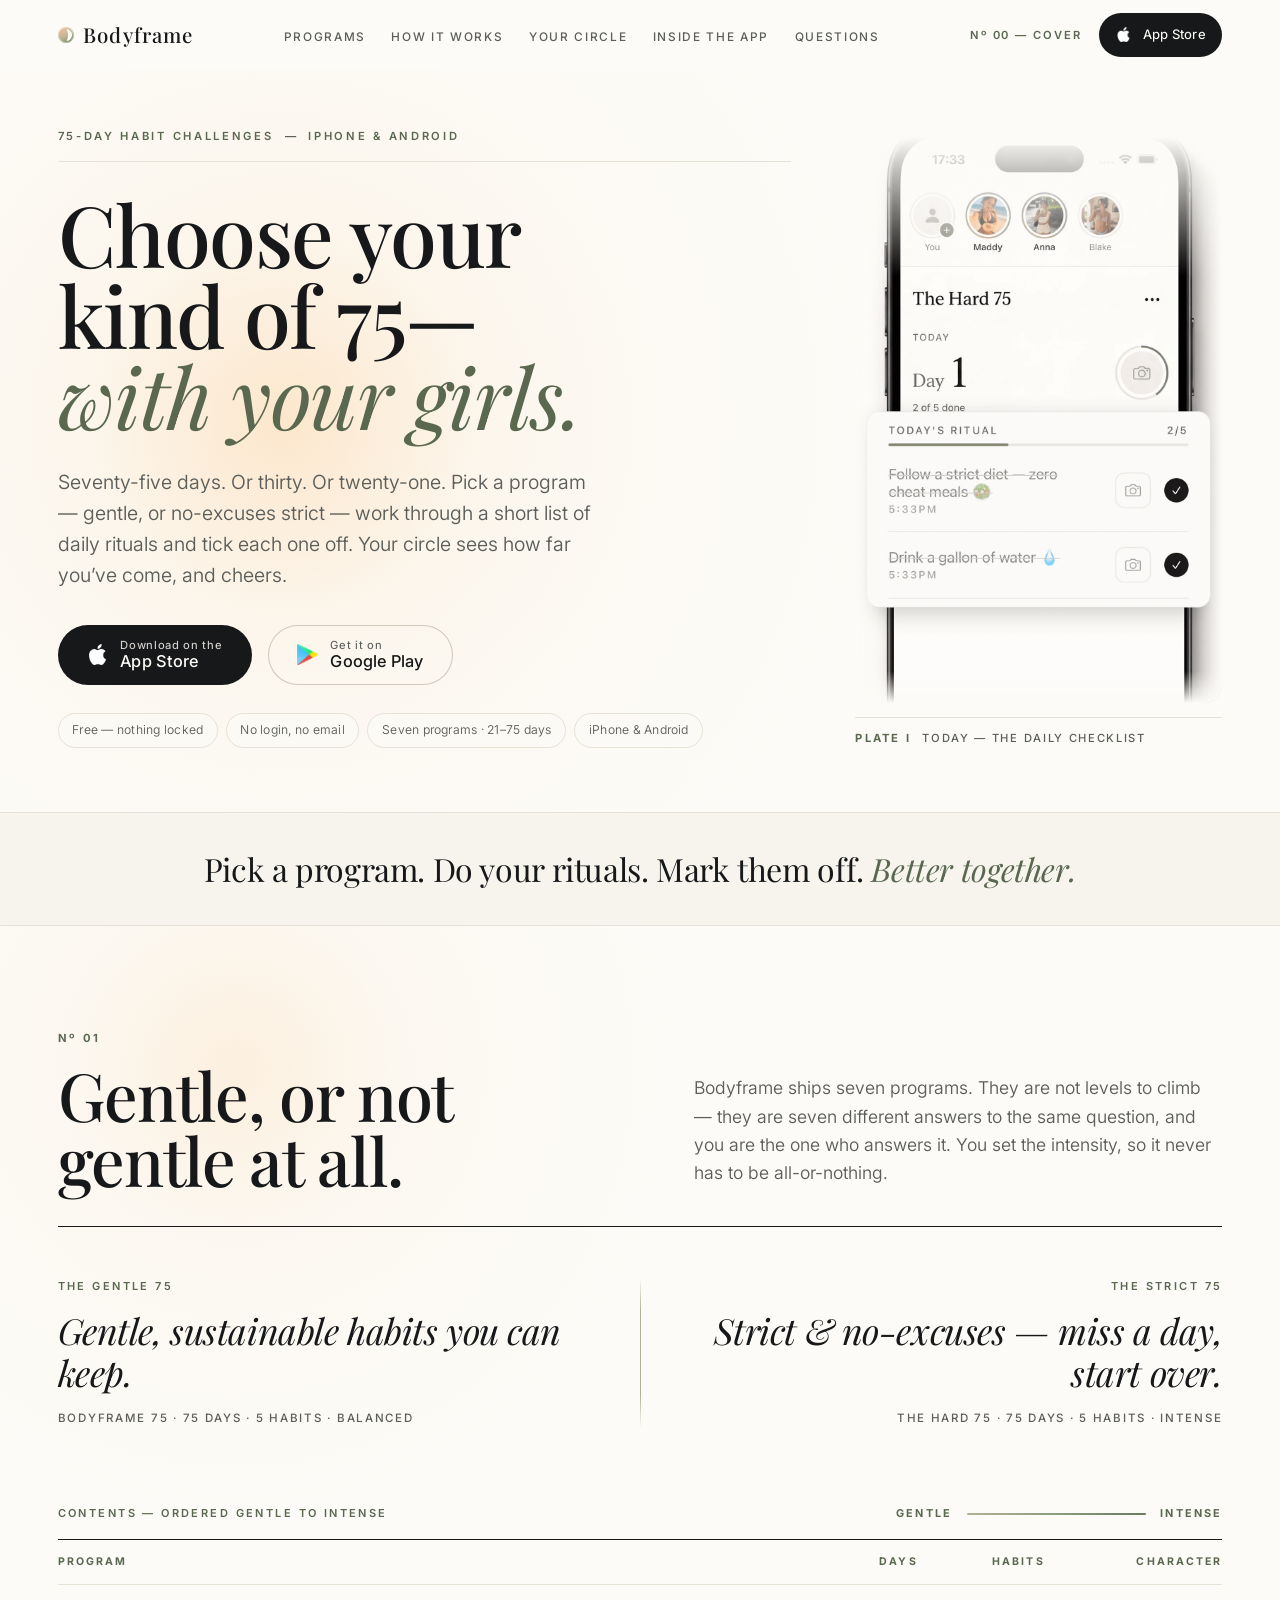
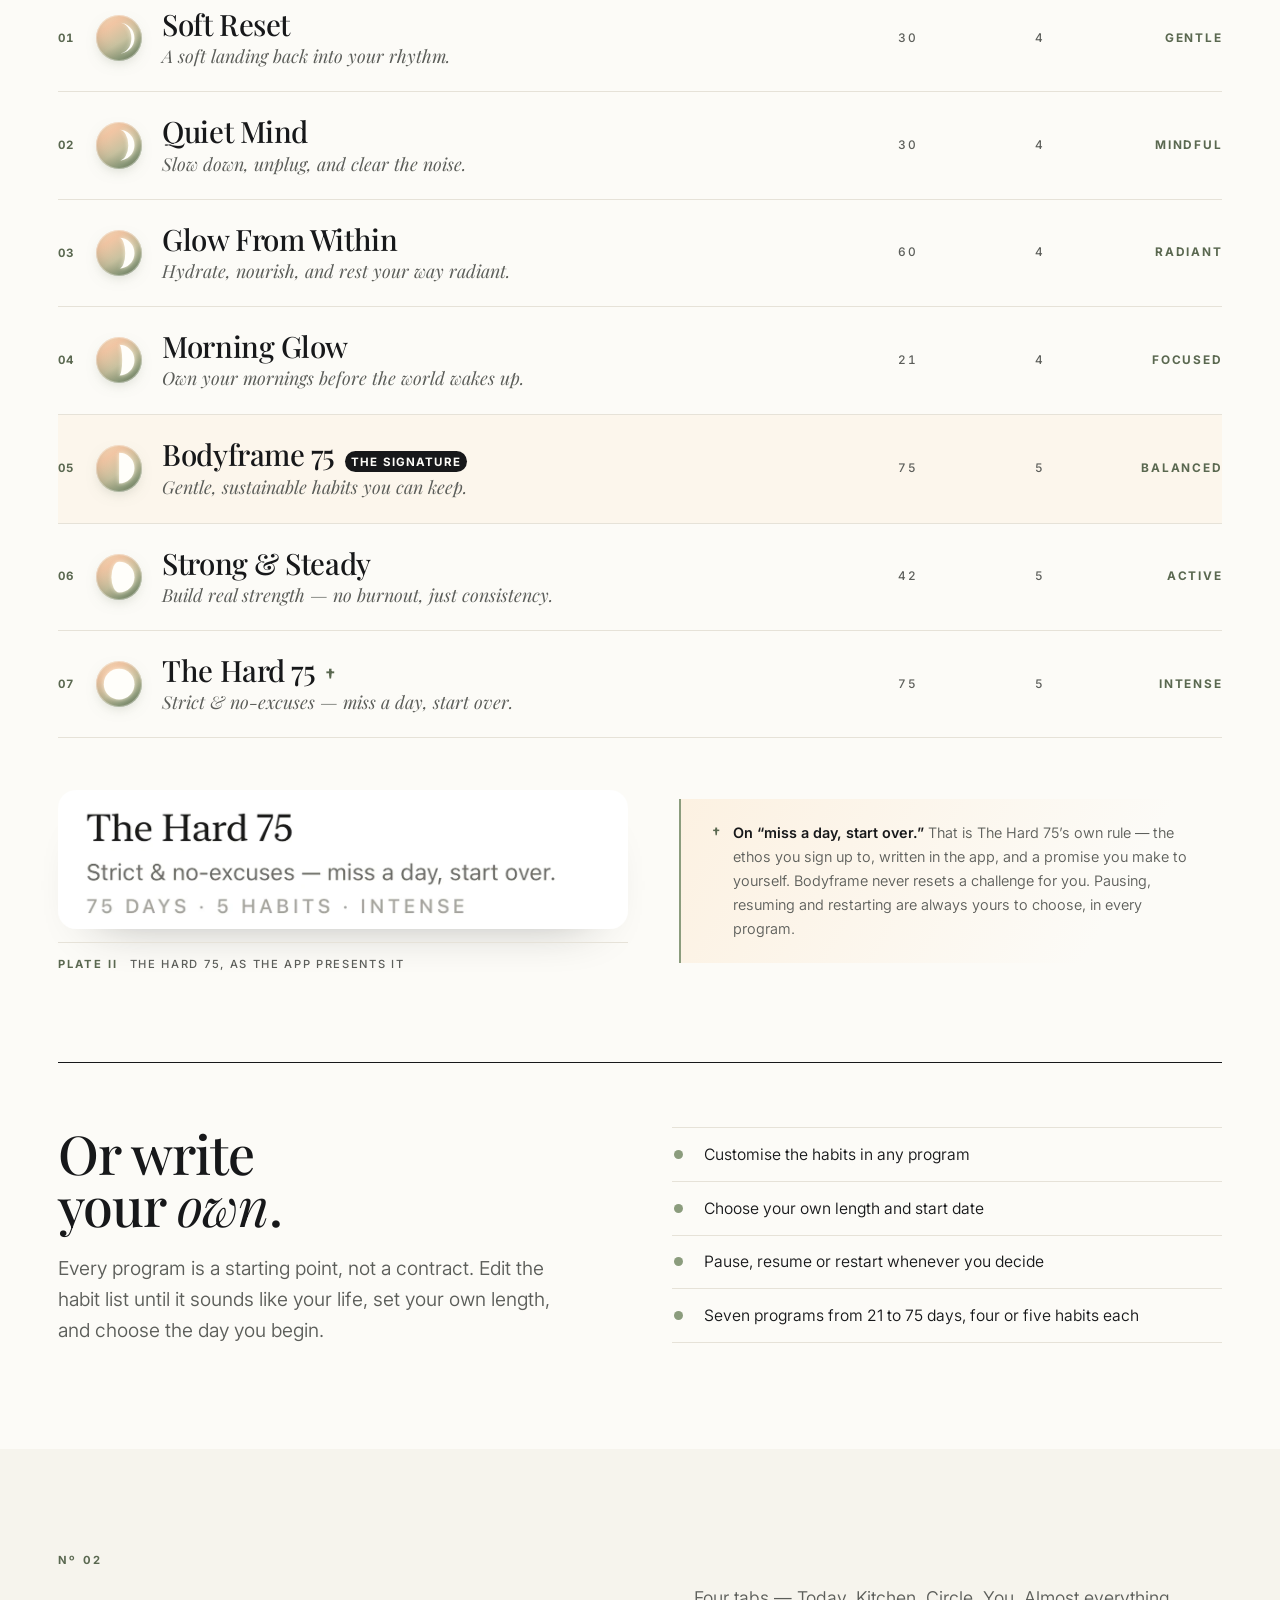
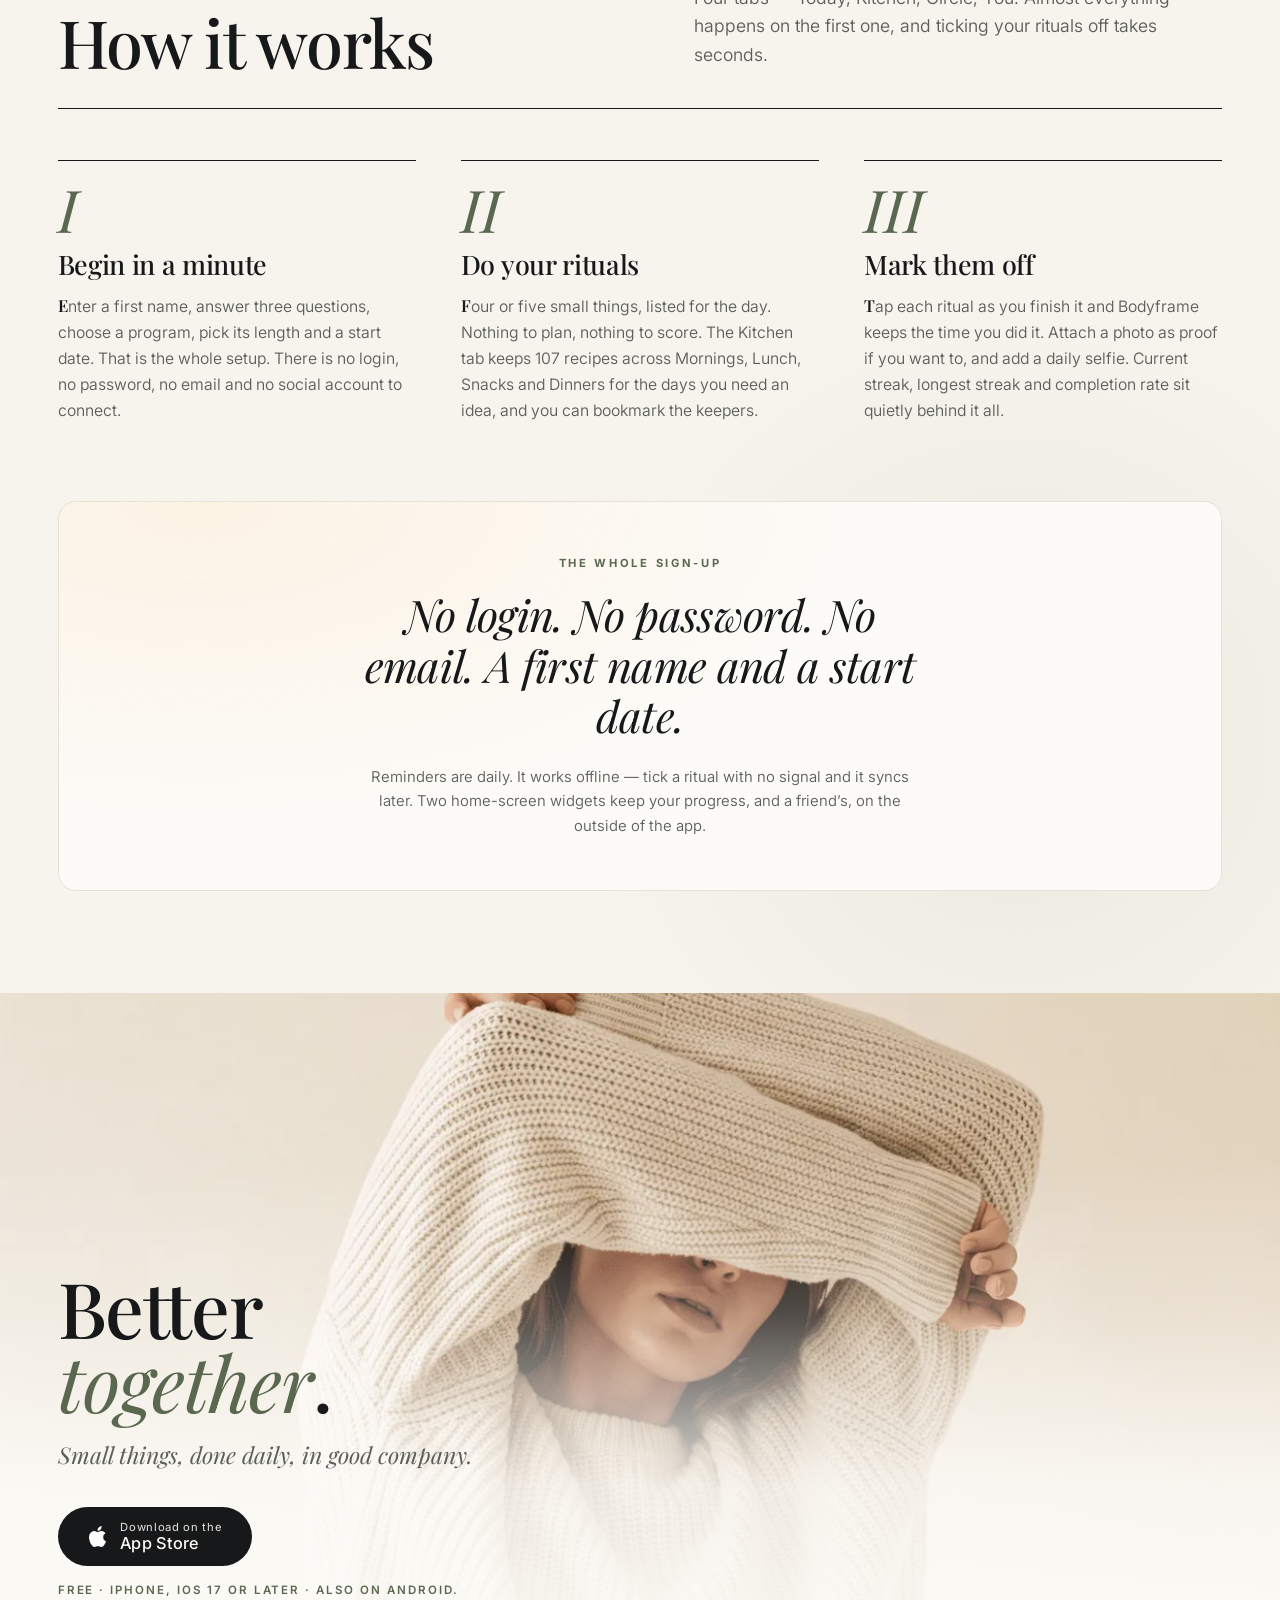
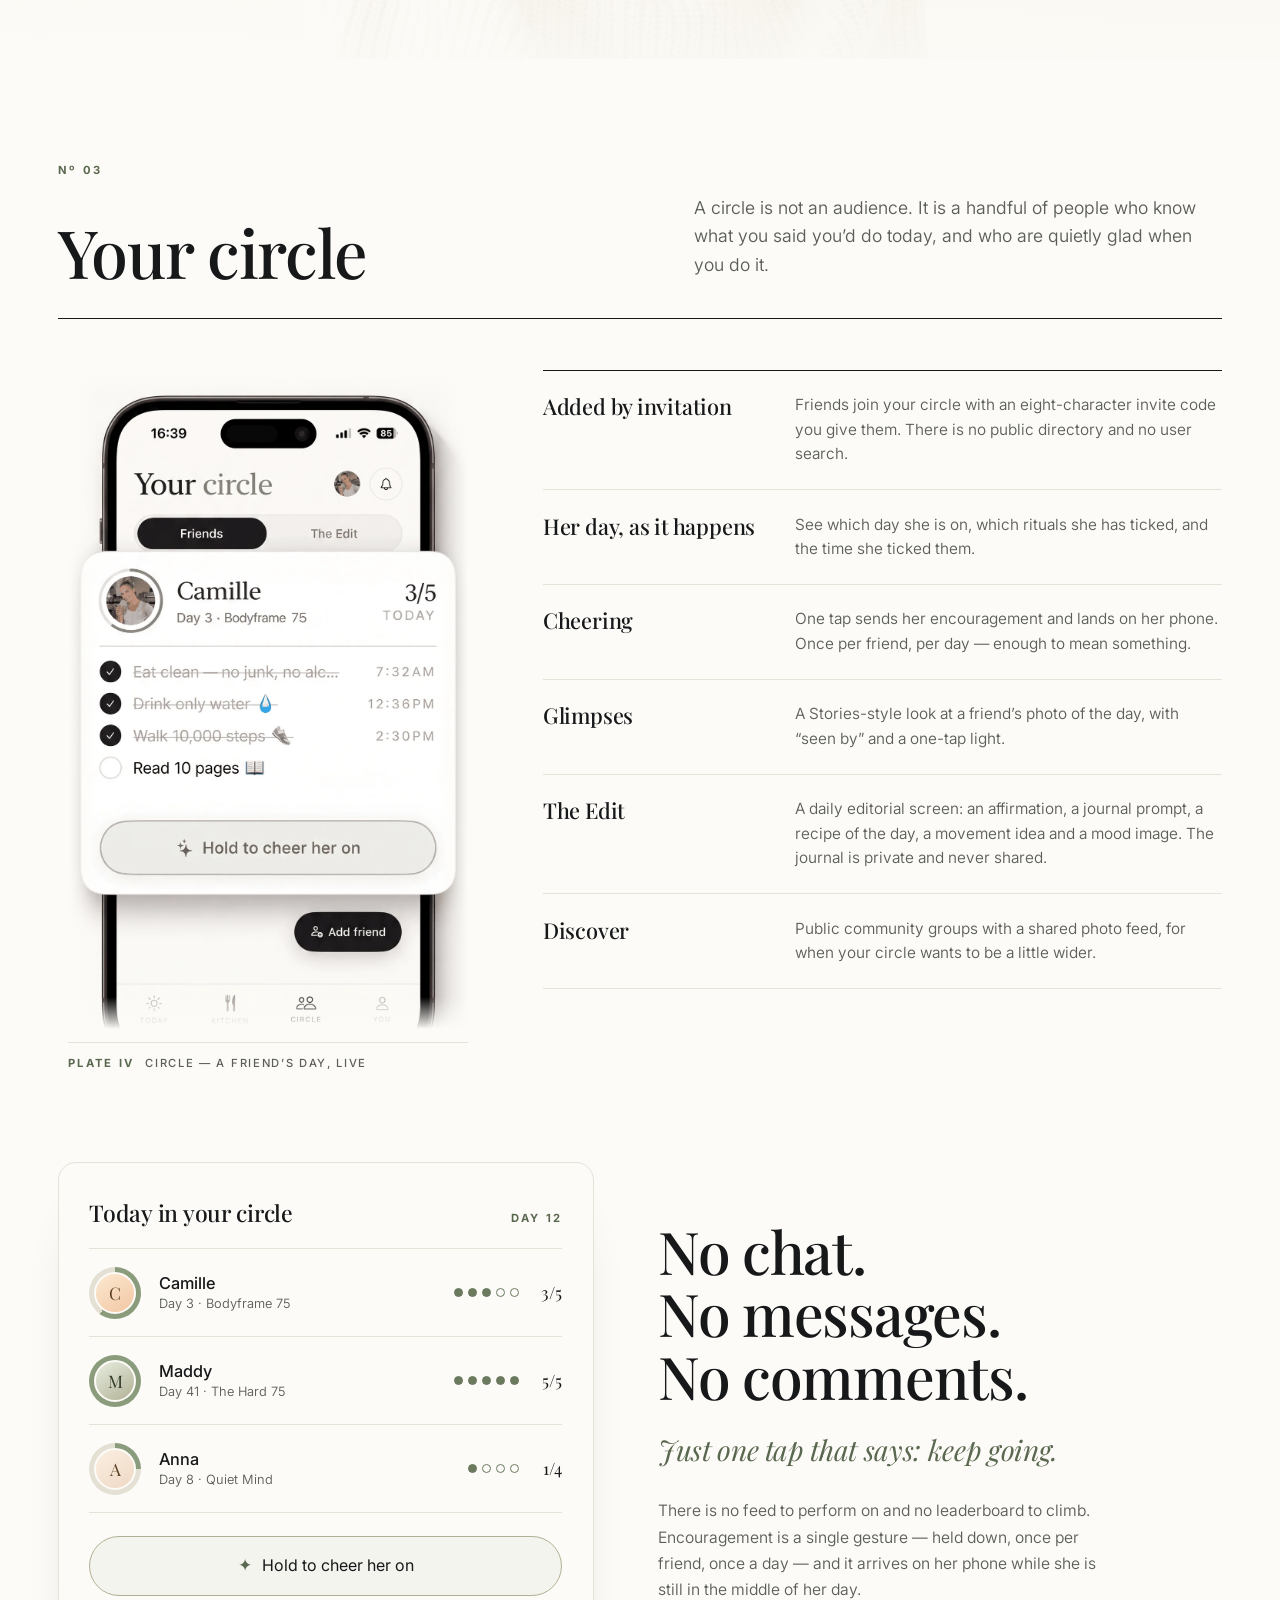
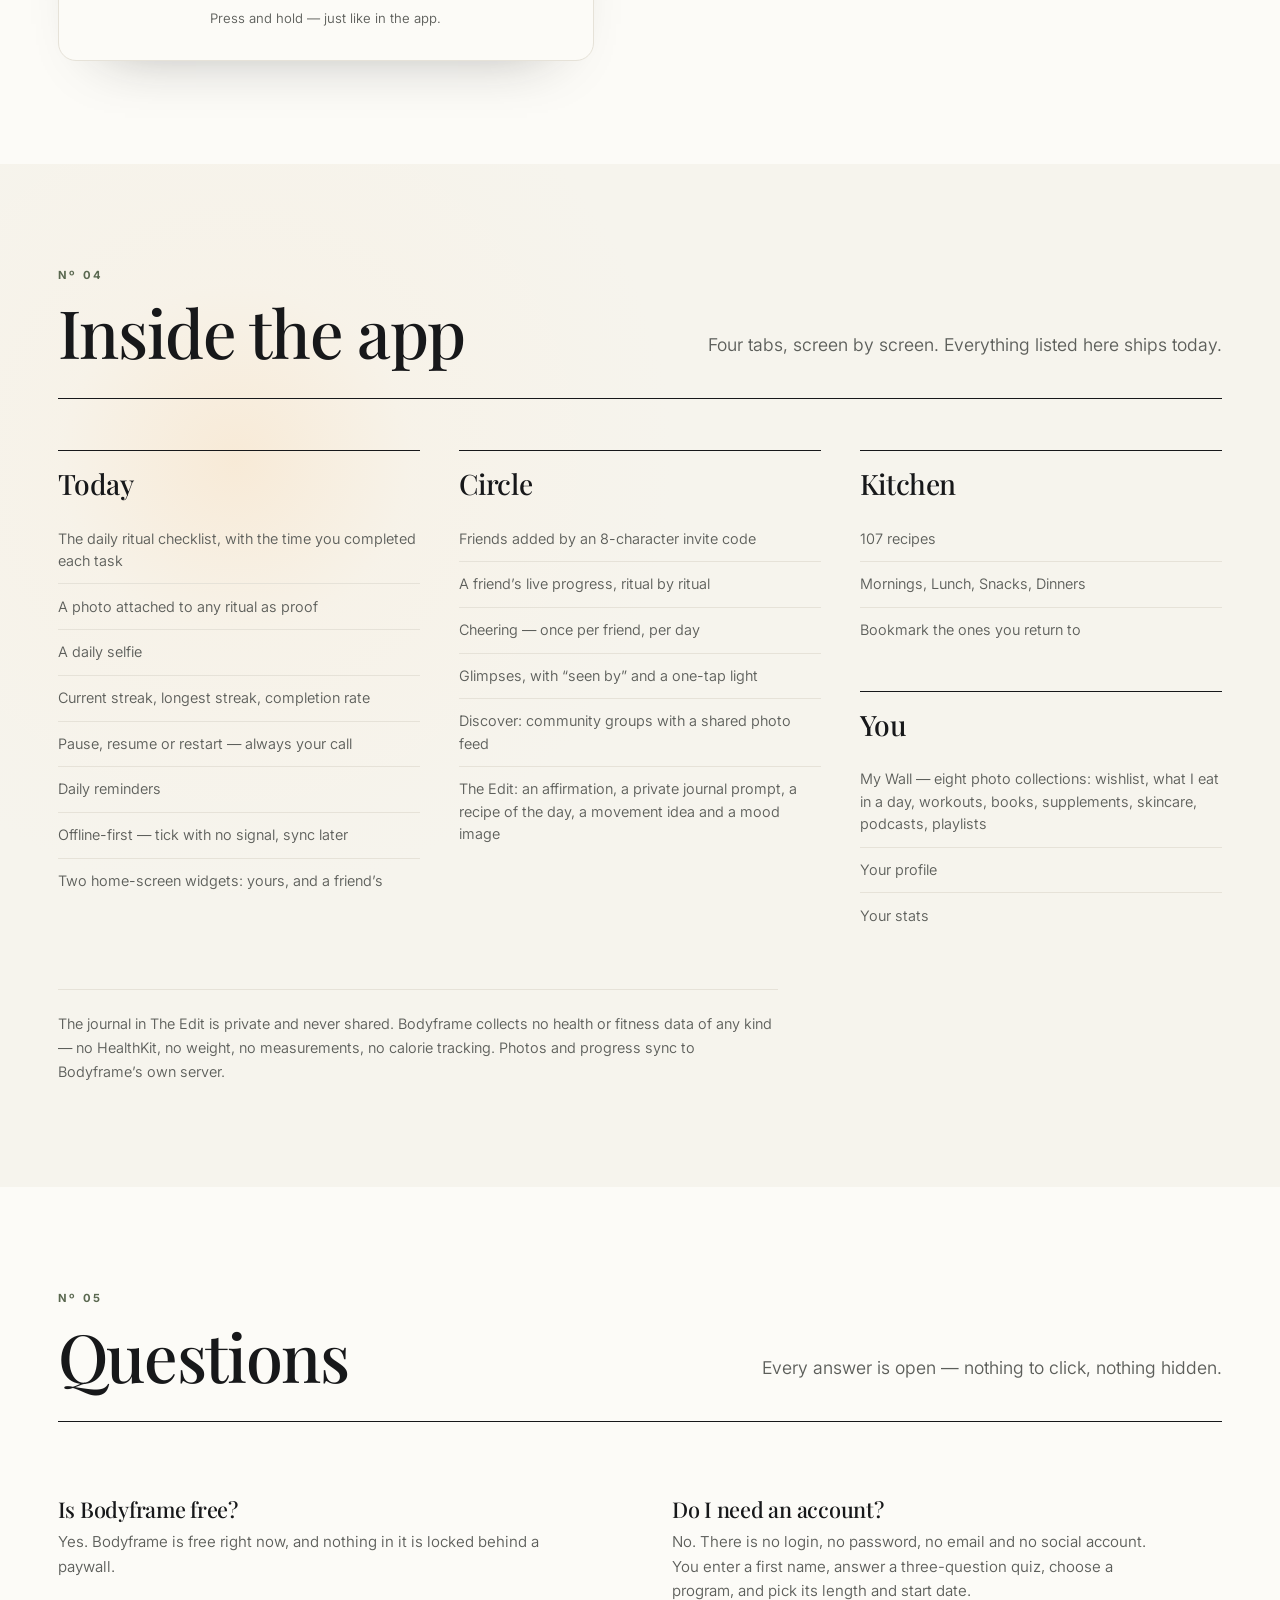
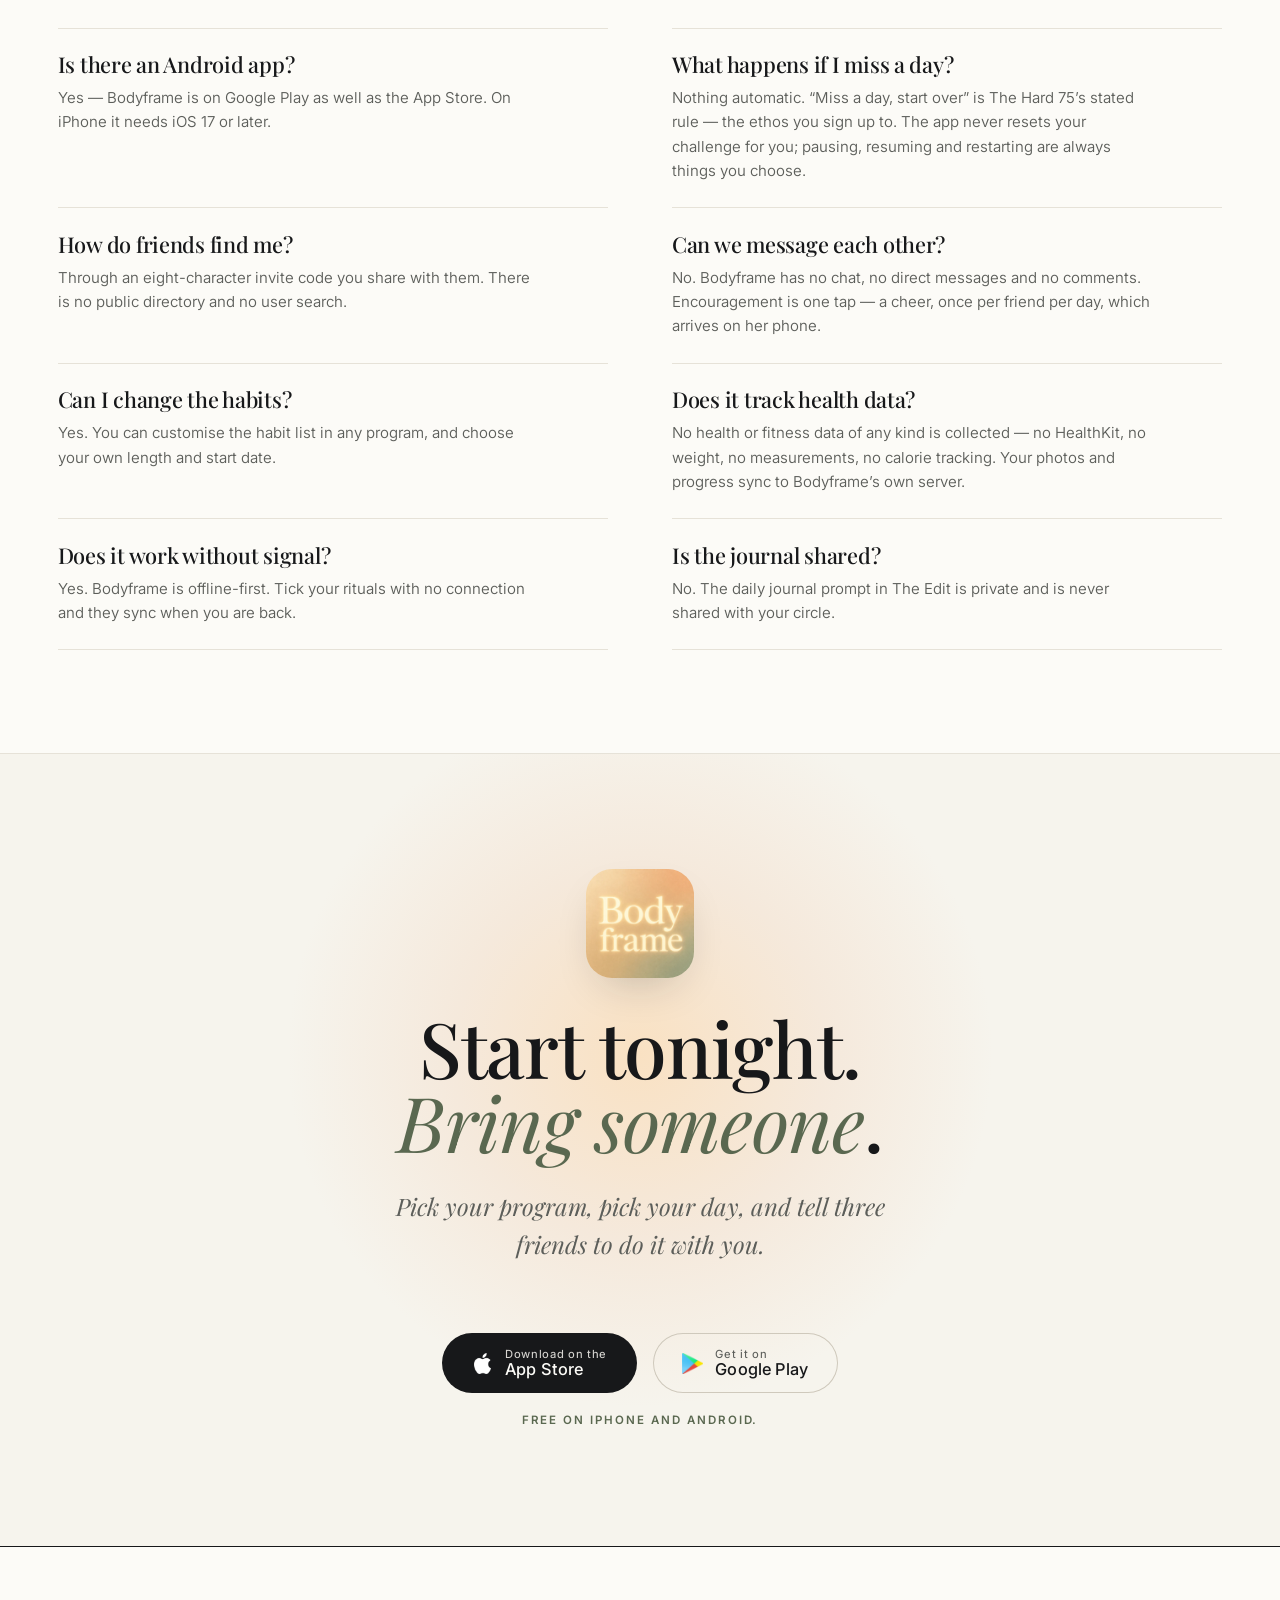
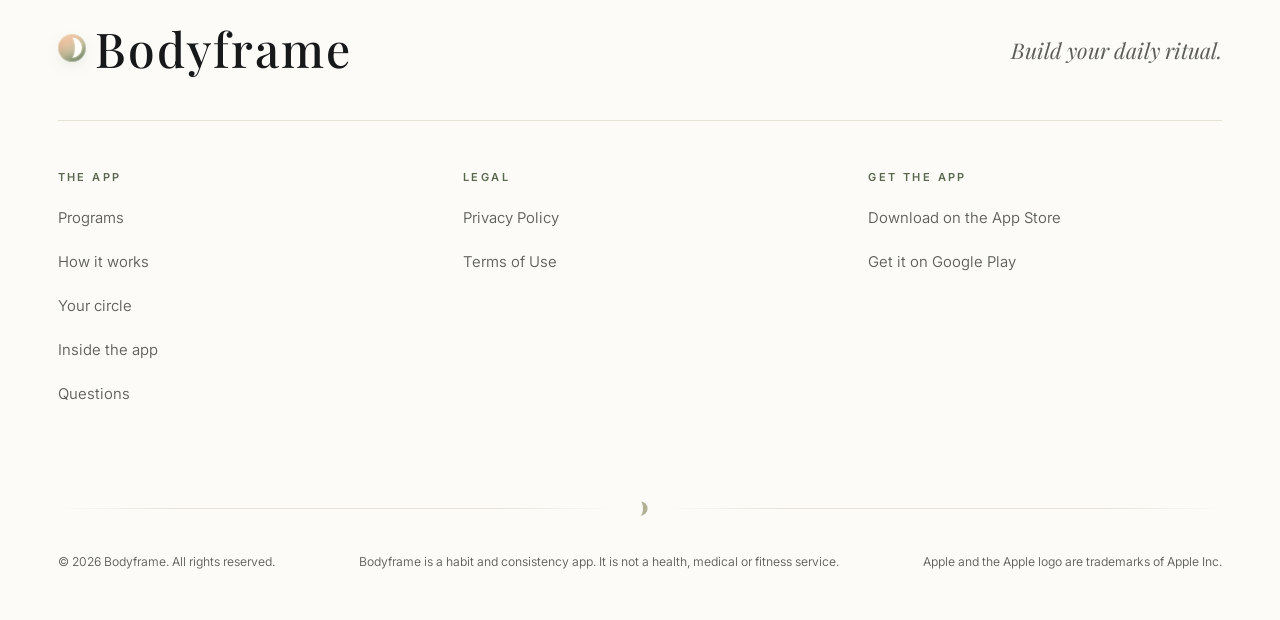
<file: index.html>
<!DOCTYPE html>
<html lang="en">
<head>
<meta charset="utf-8">
<meta name="viewport" content="width=device-width, initial-scale=1">
<title>Bodyframe — Choose your kind of 75</title>
<meta name="description" content="Bodyframe is a habit challenge you do with your friends. Seven programs from gentle to strict, a short list of daily rituals to tick off, and a circle that cheers you on. Free on iPhone and Android — no login, no email.">
<link rel="canonical" href="https://everlune.app/">

<meta property="og:type" content="website">
<meta property="og:site_name" content="Bodyframe">
<meta property="og:url" content="https://everlune.app/">
<meta property="og:title" content="Bodyframe — Choose your kind of 75">
<meta property="og:description" content="Seven programs, gentle to strict. A short list of daily rituals, ticked off one by one, with your friends cheering you on. Free on iPhone and Android.">
<meta property="og:image" content="https://everlune.app/images/og-image.png">
<meta property="og:image:width" content="1200">
<meta property="og:image:height" content="630">
<meta property="og:image:alt" content="Bodyframe — choose your kind of 75, together. Seven habit programs, gentle to strict, with your friends cheering you on.">
<meta name="twitter:card" content="summary_large_image">
<meta name="twitter:title" content="Bodyframe — Choose your kind of 75">
<meta name="twitter:description" content="Seven programs, gentle to strict. A short list of daily rituals, ticked off one by one, with your friends cheering you on. Free on iPhone and Android.">
<meta name="twitter:image" content="https://everlune.app/images/og-image.png">
<meta name="theme-color" content="#FCFBF7">

<link rel="icon" href="images/favicon-32.png" sizes="32x32">
<link rel="apple-touch-icon" href="images/apple-touch-icon.png">

<link rel="preconnect" href="https://fonts.googleapis.com">
<link rel="preconnect" href="https://fonts.gstatic.com" crossorigin>
<link href="https://fonts.googleapis.com/css2?family=Playfair+Display:ital,wght@0,400..900;1,400..900&family=Inter:wght@300..700&display=swap" rel="stylesheet">
<link rel="stylesheet" href="styles.css">

<!-- Sets .js before first paint so reveal states never strand content, and never
     hides anything for a visitor whose motion preference is "reduce". -->
<script>
(function(){try{if(!window.matchMedia||!window.matchMedia("(prefers-reduced-motion: reduce)").matches){document.documentElement.className+=" js";}}catch(e){}})();
</script>

<script type="application/ld+json">
{
  "@context": "https://schema.org",
  "@type": "MobileApplication",
  "name": "Bodyframe",
  "url": "https://everlune.app/",
  "installUrl": [
    "https://apps.apple.com/app/id6790877771",
    "https://play.google.com/store/apps/details?id=com.happread.Bodyframe"
  ],
  "applicationCategory": "LifestyleApplication",
  "operatingSystem": "iOS 17.0 or later, Android",
  "image": "https://everlune.app/images/icon-512.png",
  "description": "Bodyframe is a habit challenge app for iPhone and Android. Choose one of seven programs from gentle to strict, complete a short list of daily rituals, and share your progress with a small circle of friends who can cheer you on.",
  "offers": { "@type": "Offer", "price": "0", "priceCurrency": "USD" }
}
</script>
</head>
<body>

<a class="skip-link" href="#main">Skip to content</a>

<header class="masthead" id="masthead">
  <div class="masthead__inner">
    <a class="wordmark" href="#top" aria-label="Bodyframe — back to top">
      <span class="moon moon--xs" aria-hidden="true"><svg viewBox="0 0 40 40" focusable="false"><path d="M20 1A19 19 0 0 1 20 39A6.5 19 0 0 0 20 1Z"/></svg></span>
      <span class="wordmark__text">Bodyframe</span>
    </a>
    <nav class="masthead__nav" aria-label="Sections">
      <ul role="list">
        <li><a href="#programs">Programs</a></li>
        <li><a href="#method">How it works</a></li>
        <li><a href="#circle">Your circle</a></li>
        <li><a href="#index">Inside the app</a></li>
        <li><a href="#questions">Questions</a></li>
      </ul>
    </nav>
    <div class="masthead__end">
      <span class="masthead__readout" id="readout" aria-hidden="true">Nº 00 — Cover</span>
      <a class="btn btn--sm" href="https://apps.apple.com/app/id6790877771" target="_blank" rel="noopener noreferrer">
        <img class="btn__glyph" src="images/apple-icon.png" alt="" width="20" height="20" aria-hidden="true">
        <span>App&nbsp;Store</span>
      </a>
    </div>
  </div>
</header>

<main id="main">
  <span id="top"></span>

  <!-- ═══════════════ COVER ═══════════════ -->
  <section class="cover" aria-labelledby="cover-h">
    <div class="cover__glow" aria-hidden="true"></div>

    <div class="wrap cover__grid">

      <div class="cover__type">
        <p class="issueline">
          <span>75-day habit challenges</span><span class="sep" aria-hidden="true">—</span><span>iPhone &amp; Android</span>
        </p>

        <h1 id="cover-h" class="display display--xl">
          Choose your<br>
          kind of 75—<br>
          <em>with your girls.</em>
        </h1>

        <p class="deck">
          Seventy-five days. Or thirty. Or twenty-one. Pick a program — gentle,
          or no-excuses strict — work through a short list of daily rituals and
          tick each one off. Your circle sees how far you’ve come, and cheers.
        </p>

        <div class="cta">
          <a class="btn btn--lg" href="https://apps.apple.com/app/id6790877771" target="_blank" rel="noopener noreferrer">
            <img class="btn__glyph" src="images/apple-icon.png" alt="" width="22" height="22" aria-hidden="true">
            <span class="btn__stack"><small>Download on the</small><b>App&nbsp;Store</b></span>
          </a>
          <a class="btn btn--lg btn--alt" href="https://play.google.com/store/apps/details?id=com.happread.Bodyframe" target="_blank" rel="noopener noreferrer">
            <img class="btn__glyph" src="images/googleplay-icon.png" alt="" width="21" height="23" aria-hidden="true">
            <span class="btn__stack"><small>Get it on</small><b>Google&nbsp;Play</b></span>
          </a>
        </div>

        <ul class="chips" role="list" aria-label="At a glance">
          <li>Free — nothing locked</li>
          <li>No login, no email</li>
          <li>Seven programs · 21–75 days</li>
          <li>iPhone &amp; Android</li>
        </ul>
      </div>

      <figure class="plate-fig device-plate cover__plate">
        <picture>
          <source type="image/webp" srcset="images/shot-2.webp">
          <img src="images/shot-2.png" width="1040" height="1690" fetchpriority="high" decoding="async"
               alt="The Bodyframe Today screen on an iPhone: a row of friends, the heading The Hard 75, Day 1, two of five done, and a card titled Today’s Ritual listing the day’s tasks with the time each was ticked off.">
        </picture>
        <figcaption><span class="plate-no">Plate I</span> Today — the daily checklist</figcaption>
      </figure>

    </div>
  </section>

  <!-- ═══════════════ MECHANIC STRIP ═══════════════ -->
  <section class="strip" aria-label="Bodyframe in one line">
    <p class="wrap strip__line">
      Pick a program. Do your rituals. Mark them off.
      <em>Better together.</em>
    </p>
  </section>

  <!-- ═══════════════ Nº 01 — THE PROGRAMS ═══════════════ -->
  <section class="section section--programs" id="programs" aria-labelledby="programs-h">
    <div class="sec-glow" aria-hidden="true"></div>
    <div class="wrap">

      <div class="sec-head">
        <p class="sec-no">Nº 01</p>
        <h2 class="sec-title" id="programs-h">Gentle, or not<br>gentle at all.</h2>
        <p class="sec-standfirst">
          Bodyframe ships seven programs. They are not levels to climb — they are seven
          different answers to the same question, and you are the one who answers it.
          You set the intensity, so it never has to be all-or-nothing.
        </p>
      </div>

      <!-- the two poles -->
      <div class="poles">
        <article class="pole">
          <p class="label">The gentle 75</p>
          <blockquote class="pole__quote"><p><em>Gentle, sustainable habits you can keep.</em></p></blockquote>
          <p class="pole__meta">Bodyframe 75 · 75 days · 5 habits · Balanced</p>
        </article>

        <div class="poles__rule" aria-hidden="true"><span></span></div>

        <article class="pole pole--right">
          <p class="label">The strict 75</p>
          <blockquote class="pole__quote"><p><em>Strict &amp; no-excuses — miss a day, start over.</em></p></blockquote>
          <p class="pole__meta">The Hard 75 · 75 days · 5 habits · Intense</p>
        </article>
      </div>

      <!-- the contents table -->
      <div class="contents">
        <div class="contents__head">
          <p class="label">Contents — ordered gentle to intense</p>
          <div class="spectrum" aria-hidden="true">
            <span>Gentle</span><i></i><span>Intense</span>
          </div>
        </div>

        <div class="table-scroll">
          <table class="programs">
            <caption class="sr-only">The seven programs Bodyframe ships, ordered from gentlest to most intense, with their length, number of daily habits and character.</caption>
            <thead>
              <tr>
                <th scope="col" class="c-name">Program</th>
                <th scope="col" class="c-num">Days</th>
                <th scope="col" class="c-num">Habits</th>
                <th scope="col" class="c-tone">Character</th>
              </tr>
            </thead>
            <tbody>
              <tr>
                <th scope="row" class="c-name">
                  <span class="p-no" aria-hidden="true">01</span>
                  <span class="moon" aria-hidden="true"><svg viewBox="0 0 40 40" focusable="false"><path d="M20 1A19 19 0 0 1 20 39A15.2 19 0 0 0 20 1Z"/></svg></span>
                  <span class="p-body">
                    <span class="p-name">Soft Reset</span>
                    <span class="p-desc">A soft landing back into your rhythm.</span>
                  </span>
                </th>
                <td class="c-num" data-label="Days">30</td>
                <td class="c-num" data-label="Habits">4</td>
                <td class="c-tone" data-label="Character">Gentle</td>
              </tr>
              <tr>
                <th scope="row" class="c-name">
                  <span class="p-no" aria-hidden="true">02</span>
                  <span class="moon" aria-hidden="true"><svg viewBox="0 0 40 40" focusable="false"><path d="M20 1A19 19 0 0 1 20 39A11.4 19 0 0 0 20 1Z"/></svg></span>
                  <span class="p-body">
                    <span class="p-name">Quiet Mind</span>
                    <span class="p-desc">Slow down, unplug, and clear the noise.</span>
                  </span>
                </th>
                <td class="c-num" data-label="Days">30</td>
                <td class="c-num" data-label="Habits">4</td>
                <td class="c-tone" data-label="Character">Mindful</td>
              </tr>
              <tr>
                <th scope="row" class="c-name">
                  <span class="p-no" aria-hidden="true">03</span>
                  <span class="moon" aria-hidden="true"><svg viewBox="0 0 40 40" focusable="false"><path d="M20 1A19 19 0 0 1 20 39A7.6 19 0 0 0 20 1Z"/></svg></span>
                  <span class="p-body">
                    <span class="p-name">Glow From Within</span>
                    <span class="p-desc">Hydrate, nourish, and rest your way radiant.</span>
                  </span>
                </th>
                <td class="c-num" data-label="Days">60</td>
                <td class="c-num" data-label="Habits">4</td>
                <td class="c-tone" data-label="Character">Radiant</td>
              </tr>
              <tr>
                <th scope="row" class="c-name">
                  <span class="p-no" aria-hidden="true">04</span>
                  <span class="moon" aria-hidden="true"><svg viewBox="0 0 40 40" focusable="false"><path d="M20 1A19 19 0 0 1 20 39A3.8 19 0 0 0 20 1Z"/></svg></span>
                  <span class="p-body">
                    <span class="p-name">Morning Glow</span>
                    <span class="p-desc">Own your mornings before the world wakes up.</span>
                  </span>
                </th>
                <td class="c-num" data-label="Days">21</td>
                <td class="c-num" data-label="Habits">4</td>
                <td class="c-tone" data-label="Character">Focused</td>
              </tr>
              <tr class="is-signature">
                <th scope="row" class="c-name">
                  <span class="p-no" aria-hidden="true">05</span>
                  <span class="moon" aria-hidden="true"><svg viewBox="0 0 40 40" focusable="false"><path d="M20 1A19 19 0 0 1 20 39A0.01 19 0 0 0 20 1Z"/></svg></span>
                  <span class="p-body">
                    <span class="p-name">Bodyframe 75 <span class="tag">The signature</span></span>
                    <span class="p-desc">Gentle, sustainable habits you can keep.</span>
                  </span>
                </th>
                <td class="c-num" data-label="Days">75</td>
                <td class="c-num" data-label="Habits">5</td>
                <td class="c-tone" data-label="Character">Balanced</td>
              </tr>
              <tr>
                <th scope="row" class="c-name">
                  <span class="p-no" aria-hidden="true">06</span>
                  <span class="moon" aria-hidden="true"><svg viewBox="0 0 40 40" focusable="false"><path d="M20 1A19 19 0 0 1 20 39A9.5 19 0 0 1 20 1Z"/></svg></span>
                  <span class="p-body">
                    <span class="p-name">Strong &amp; Steady</span>
                    <span class="p-desc">Build real strength — no burnout, just consistency.</span>
                  </span>
                </th>
                <td class="c-num" data-label="Days">42</td>
                <td class="c-num" data-label="Habits">5</td>
                <td class="c-tone" data-label="Character">Active</td>
              </tr>
              <tr>
                <th scope="row" class="c-name">
                  <span class="p-no" aria-hidden="true">07</span>
                  <span class="moon" aria-hidden="true"><svg viewBox="0 0 40 40" focusable="false"><path d="M20 1A19 19 0 0 1 20 39A19 19 0 0 1 20 1Z"/></svg></span>
                  <span class="p-body">
                    <span class="p-name">The Hard 75<a class="p-dagger" href="#rule-note" aria-label="Footnote on the rule ‘miss a day, start over’">†</a></span>
                    <span class="p-desc">Strict &amp; no-excuses — miss a day, start over.<span class="sr-only"> See the footnote below the table.</span></span>
                  </span>
                </th>
                <td class="c-num" data-label="Days">75</td>
                <td class="c-num" data-label="Habits">5</td>
                <td class="c-tone" data-label="Character">Intense</td>
              </tr>
            </tbody>
          </table>
        </div>

        <div class="specimen">
          <figure class="plate-fig specimen__fig">
            <div class="specimen__win">
              <picture>
                <source type="image/webp" srcset="images/specimen-hard75.webp">
                <img src="images/specimen-hard75.png" width="1200" height="293" loading="lazy" decoding="async"
                     alt="The Hard 75 card as it appears in the Bodyframe program picker: the title, the line “Strict and no-excuses — miss a day, start over”, and the summary 75 days, 5 habits, intense.">
              </picture>
            </div>
            <figcaption><span class="plate-no">Plate II</span> The Hard 75, as the app presents it</figcaption>
          </figure>

          <p class="footnote" id="rule-note">
            <span class="footnote__mark" aria-hidden="true">†</span>
            <span><strong>On “miss a day, start over.”</strong> That is The Hard 75’s own rule — the
            ethos you sign up to, written in the app, and a promise you make to yourself.
            Bodyframe never resets a challenge for you. Pausing, resuming and restarting are
            always yours to choose, in every program.</span>
          </p>
        </div>
      </div>

      <div class="prog-close">
        <div class="prog-close__type">
          <h3 class="display display--md">Or write<br>your <em>own</em>.</h3>
          <p class="body-lg">
            Every program is a starting point, not a contract. Edit the habit list until it
            sounds like your life, set your own length, and choose the day you begin.
          </p>
        </div>
        <ul class="ticks" role="list">
          <li>Customise the habits in any program</li>
          <li>Choose your own length and start date</li>
          <li>Pause, resume or restart whenever you decide</li>
          <li>Seven programs from 21 to 75 days, four or five habits each</li>
        </ul>
      </div>

    </div>
  </section>

  <!-- ═══════════════ Nº 02 — THE METHOD ═══════════════ -->
  <section class="section section--alt" id="method" aria-labelledby="method-h">
    <div class="sec-glow sec-glow--right" aria-hidden="true"></div>
    <div class="wrap">
      <div class="sec-head">
        <p class="sec-no">Nº 02</p>
        <h2 class="sec-title" id="method-h">How it works</h2>
        <p class="sec-standfirst">
          Four tabs — Today, Kitchen, Circle, You. Almost everything happens on the first one,
          and ticking your rituals off takes seconds.
        </p>
      </div>

      <ol class="steps" role="list">
        <li class="step">
          <p class="step__no" aria-hidden="true"><span>I</span></p>
          <h3 class="step__title">Begin in a minute</h3>
          <p class="step__body drop">
            Enter a first name, answer three questions, choose a program, pick its length
            and a start date. That is the whole setup. There is no login, no password,
            no email and no social account to connect.
          </p>
        </li>
        <li class="step">
          <p class="step__no" aria-hidden="true"><span>II</span></p>
          <h3 class="step__title">Do your rituals</h3>
          <p class="step__body drop">
            Four or five small things, listed for the day. Nothing to plan, nothing to
            score. The Kitchen tab keeps 107 recipes across Mornings, Lunch, Snacks and
            Dinners for the days you need an idea, and you can bookmark the keepers.
          </p>
        </li>
        <li class="step">
          <p class="step__no" aria-hidden="true"><span>III</span></p>
          <h3 class="step__title">Mark them off</h3>
          <p class="step__body drop">
            Tap each ritual as you finish it and Bodyframe keeps the time you did it.
            Attach a photo as proof if you want to, and add a daily selfie. Current streak,
            longest streak and completion rate sit quietly behind it all.
          </p>
        </li>
      </ol>

      <aside class="callout" aria-label="What setup involves">
        <p class="callout__kicker">The whole sign-up</p>
        <p class="callout__quote"><em>No login. No password. No email. A first name and a start date.</em></p>
        <p class="callout__sub">Reminders are daily. It works offline — tick a ritual with no signal and it syncs later. Two home-screen widgets keep your progress, and a friend’s, on the outside of the app.</p>
      </aside>
    </div>
  </section>

  <!-- ═══════════════ PLATE III — full-bleed editorial + mid-scroll CTA ═══════════════ -->
  <section class="plate" aria-labelledby="plate-h">
    <picture>
      <source type="image/webp" srcset="images/editorial.webp">
      <img class="plate__img" src="images/editorial.png" width="1240" height="2082" loading="lazy" decoding="async"
           alt="A woman in warm cream studio light pulling an oversized ivory knit sweater over her head.">
    </picture>
    <div class="plate__scrim" aria-hidden="true"></div>
    <div class="plate__type wrap">
      <p class="label label--onphoto">Plate III — Bodyframe, in a word</p>
      <h2 class="display display--lg" id="plate-h">Better<br><em>together</em>.</h2>
      <p class="plate__sub">Small things, done daily, in good company.</p>
      <a class="btn btn--lg plate__cta" href="https://apps.apple.com/app/id6790877771" target="_blank" rel="noopener noreferrer">
        <img class="btn__glyph" src="images/apple-icon.png" alt="" width="22" height="22" aria-hidden="true">
        <span class="btn__stack"><small>Download on the</small><b>App&nbsp;Store</b></span>
      </a>
      <p class="cta__note">Free · iPhone, iOS 17 or later · Also on Android.</p>
    </div>
  </section>

  <!-- ═══════════════ Nº 03 — THE CIRCLE ═══════════════ -->
  <section class="section" id="circle" aria-labelledby="circle-h">
    <div class="wrap">
      <div class="sec-head">
        <p class="sec-no">Nº 03</p>
        <h2 class="sec-title" id="circle-h">Your circle</h2>
        <p class="sec-standfirst">
          A circle is not an audience. It is a handful of people who know what you said
          you’d do today, and who are quietly glad when you do it.
        </p>
      </div>

      <div class="circle-grid">
        <figure class="plate-fig device-plate circle-grid__plate">
          <picture>
            <source type="image/webp" srcset="images/shot-4.webp">
            <img src="images/shot-4.png" width="1040" height="1713" loading="lazy" decoding="async"
                 alt="The Bodyframe Circle screen on an iPhone: the heading Your circle with Friends and The Edit tabs, and a friend card for Camille on Day 3 of Bodyframe 75 with three of five rituals ticked and a Hold to cheer her on button.">
          </picture>
          <figcaption><span class="plate-no">Plate IV</span> Circle — a friend’s day, live</figcaption>
        </figure>

        <div class="circle-grid__type">
          <dl class="feat">
            <div class="feat__row">
              <dt>Added by invitation</dt>
              <dd>Friends join your circle with an eight-character invite code you give them. There is no public directory and no user search.</dd>
            </div>
            <div class="feat__row">
              <dt>Her day, as it happens</dt>
              <dd>See which day she is on, which rituals she has ticked, and the time she ticked them.</dd>
            </div>
            <div class="feat__row">
              <dt>Cheering</dt>
              <dd>One tap sends her encouragement and lands on her phone. Once per friend, per day — enough to mean something.</dd>
            </div>
            <div class="feat__row">
              <dt>Glimpses</dt>
              <dd>A Stories-style look at a friend’s photo of the day, with “seen by” and a one-tap light.</dd>
            </div>
            <div class="feat__row">
              <dt>The Edit</dt>
              <dd>A daily editorial screen: an affirmation, a journal prompt, a recipe of the day, a movement idea and a mood image. The journal is private and never shared.</dd>
            </div>
            <div class="feat__row">
              <dt>Discover</dt>
              <dd>Public community groups with a shared photo feed, for when your circle wants to be a little wider.</dd>
            </div>
          </dl>
        </div>
      </div>

      <div class="cheer-spread">
        <!-- An illustration of the Circle tab's logic: three friends, three programs,
             three different days, and the one gesture the app gives you. -->
        <div class="panel">
          <div class="panel__head">
            <h3 class="panel__title">Today in your circle</h3>
            <p class="panel__date">Day 12</p>
          </div>

          <ul class="friends" role="list">
            <li class="friend">
              <span class="ring" style="--pct:60%" aria-hidden="true"><span class="ring__face" data-initial="C"></span></span>
              <span class="friend__id"><b>Camille</b><small>Day 3 · Bodyframe 75</small></span>
              <span class="dots" role="img" aria-label="3 of 5 rituals done today">
                <i class="on"></i><i class="on"></i><i class="on"></i><i></i><i></i>
              </span>
              <span class="friend__score" aria-hidden="true">3/5</span>
            </li>
            <li class="friend">
              <span class="ring" style="--pct:100%" aria-hidden="true"><span class="ring__face ring__face--b" data-initial="M"></span></span>
              <span class="friend__id"><b>Maddy</b><small>Day 41 · The Hard 75</small></span>
              <span class="dots" role="img" aria-label="5 of 5 rituals done today">
                <i class="on"></i><i class="on"></i><i class="on"></i><i class="on"></i><i class="on"></i>
              </span>
              <span class="friend__score" aria-hidden="true">5/5</span>
            </li>
            <li class="friend">
              <span class="ring" style="--pct:25%" aria-hidden="true"><span class="ring__face ring__face--c" data-initial="A"></span></span>
              <span class="friend__id"><b>Anna</b><small>Day 8 · Quiet Mind</small></span>
              <span class="dots" role="img" aria-label="1 of 4 rituals done today">
                <i class="on"></i><i></i><i></i><i></i>
              </span>
              <span class="friend__score" aria-hidden="true">1/4</span>
            </li>
          </ul>

          <div class="cheer">
            <button class="cheer__btn" type="button" id="cheerBtn">
              <span class="cheer__fill" aria-hidden="true"></span>
              <span class="cheer__label"><span class="cheer__spark" aria-hidden="true">✦</span> Hold to cheer her on</span>
            </button>
            <p class="cheer__hint" id="cheerHint" role="status">Press and hold — just like in the app.</p>
          </div>
        </div>

        <div class="voidstack">
          <p class="voidstack__lines">
            No chat.<br>
            No messages.<br>
            No comments.
          </p>
          <p class="voidstack__sub"><em>Just one tap that says: keep going.</em></p>
          <p class="voidstack__body">
            There is no feed to perform on and no leaderboard to climb. Encouragement is a
            single gesture — held down, once per friend, once a day — and it arrives on her
            phone while she is still in the middle of her day.
          </p>
        </div>
      </div>
    </div>
  </section>

  <!-- ═══════════════ Nº 04 — INSIDE THE APP ═══════════════ -->
  <section class="section section--alt" id="index" aria-labelledby="index-h">
    <div class="sec-glow" aria-hidden="true"></div>
    <div class="wrap">
      <div class="sec-head">
        <p class="sec-no">Nº 04</p>
        <h2 class="sec-title" id="index-h">Inside the app</h2>
        <p class="sec-standfirst">Four tabs, screen by screen. Everything listed here ships today.</p>
      </div>

      <div class="index-grid">
        <section class="idx" aria-labelledby="idx-today">
          <h3 class="idx__title" id="idx-today">Today</h3>
          <ul role="list">
            <li>The daily ritual checklist, with the time you completed each task</li>
            <li>A photo attached to any ritual as proof</li>
            <li>A daily selfie</li>
            <li>Current streak, longest streak, completion rate</li>
            <li>Pause, resume or restart — always your call</li>
            <li>Daily reminders</li>
            <li>Offline-first — tick with no signal, sync later</li>
            <li>Two home-screen widgets: yours, and a friend’s</li>
          </ul>
        </section>

        <section class="idx" aria-labelledby="idx-circle">
          <h3 class="idx__title" id="idx-circle">Circle</h3>
          <ul role="list">
            <li>Friends added by an 8-character invite code</li>
            <li>A friend’s live progress, ritual by ritual</li>
            <li>Cheering — once per friend, per day</li>
            <li>Glimpses, with “seen by” and a one-tap light</li>
            <li>Discover: community groups with a shared photo feed</li>
            <li>The Edit: an affirmation, a private journal prompt, a recipe of the day, a movement idea and a mood image</li>
          </ul>
        </section>

        <div class="idx-stack">
          <section class="idx" aria-labelledby="idx-kitchen">
            <h3 class="idx__title" id="idx-kitchen">Kitchen</h3>
            <ul role="list">
              <li>107 recipes</li>
              <li>Mornings, Lunch, Snacks, Dinners</li>
              <li>Bookmark the ones you return to</li>
            </ul>
          </section>

          <section class="idx" aria-labelledby="idx-you">
            <h3 class="idx__title" id="idx-you">You</h3>
            <ul role="list">
              <li>My Wall — eight photo collections: wishlist, what I eat in a day, workouts, books, supplements, skincare, podcasts, playlists</li>
              <li>Your profile</li>
              <li>Your stats</li>
            </ul>
          </section>
        </div>
      </div>

      <p class="index-note">
        The journal in The Edit is private and never shared. Bodyframe collects no health or
        fitness data of any kind — no HealthKit, no weight, no measurements, no calorie
        tracking. Photos and progress sync to Bodyframe’s own server.
      </p>
    </div>
  </section>

  <!-- ═══════════════ Nº 05 — QUESTIONS ═══════════════ -->
  <section class="section" id="questions" aria-labelledby="questions-h">
    <div class="wrap">
      <div class="sec-head">
        <p class="sec-no">Nº 05</p>
        <h2 class="sec-title" id="questions-h">Questions</h2>
        <p class="sec-standfirst">Every answer is open — nothing to click, nothing hidden.</p>
      </div>

      <div class="faq">
        <article class="qa">
          <h3>Is Bodyframe free?</h3>
          <p>Yes. Bodyframe is free right now, and nothing in it is locked behind a paywall.</p>
        </article>
        <article class="qa">
          <h3>Do I need an account?</h3>
          <p>No. There is no login, no password, no email and no social account. You enter a first name, answer a three-question quiz, choose a program, and pick its length and start date.</p>
        </article>
        <article class="qa">
          <h3>Is there an Android app?</h3>
          <p>Yes — Bodyframe is on Google Play as well as the App Store. On iPhone it needs iOS 17 or later.</p>
        </article>
        <article class="qa">
          <h3>What happens if I miss a day?</h3>
          <p>Nothing automatic. “Miss a day, start over” is The Hard 75’s stated rule — the ethos you sign up to. The app never resets your challenge for you; pausing, resuming and restarting are always things you choose.</p>
        </article>
        <article class="qa">
          <h3>How do friends find me?</h3>
          <p>Through an eight-character invite code you share with them. There is no public directory and no user search.</p>
        </article>
        <article class="qa">
          <h3>Can we message each other?</h3>
          <p>No. Bodyframe has no chat, no direct messages and no comments. Encouragement is one tap — a cheer, once per friend per day, which arrives on her phone.</p>
        </article>
        <article class="qa">
          <h3>Can I change the habits?</h3>
          <p>Yes. You can customise the habit list in any program, and choose your own length and start date.</p>
        </article>
        <article class="qa">
          <h3>Does it track health data?</h3>
          <p>No health or fitness data of any kind is collected — no HealthKit, no weight, no measurements, no calorie tracking. Your photos and progress sync to Bodyframe’s own server.</p>
        </article>
        <article class="qa">
          <h3>Does it work without signal?</h3>
          <p>Yes. Bodyframe is offline-first. Tick your rituals with no connection and they sync when you are back.</p>
        </article>
        <article class="qa">
          <h3>Is the journal shared?</h3>
          <p>No. The daily journal prompt in The Edit is private and is never shared with your circle.</p>
        </article>
      </div>
    </div>
  </section>

  <!-- ═══════════════ END CTA ═══════════════ -->
  <section class="endcta" aria-labelledby="end-h">
    <div class="endcta__glow" aria-hidden="true"></div>
    <div class="wrap endcta__inner">
      <picture>
        <source type="image/webp" srcset="images/icon-512.webp">
        <img class="endcta__icon" src="images/icon-512.png" width="512" height="512" loading="lazy" decoding="async"
             alt="The Bodyframe app icon: the Bodyframe wordmark in ivory on a warm peach and sage gradient.">
      </picture>
      <h2 class="display display--lg" id="end-h">Start tonight.<br><em>Bring someone</em>.</h2>
      <p class="endcta__deck">Pick your program, pick your day, and tell three friends to do it with you.</p>
      <div class="cta cta--center">
        <a class="btn btn--lg" href="https://apps.apple.com/app/id6790877771" target="_blank" rel="noopener noreferrer">
          <img class="btn__glyph" src="images/apple-icon.png" alt="" width="22" height="22" aria-hidden="true">
          <span class="btn__stack"><small>Download on the</small><b>App&nbsp;Store</b></span>
        </a>
        <a class="btn btn--lg btn--alt" href="https://play.google.com/store/apps/details?id=com.happread.Bodyframe" target="_blank" rel="noopener noreferrer">
          <img class="btn__glyph" src="images/googleplay-icon.png" alt="" width="21" height="23" aria-hidden="true">
          <span class="btn__stack"><small>Get it on</small><b>Google&nbsp;Play</b></span>
        </a>
      </div>
      <p class="cta__note">Free on iPhone and Android.</p>
    </div>
  </section>

</main>

<footer class="footer">
  <div class="wrap">
    <div class="footer__top">
      <a class="wordmark wordmark--lg" href="#top">
        <span class="moon moon--sm" aria-hidden="true"><svg viewBox="0 0 40 40" focusable="false"><path d="M20 1A19 19 0 0 1 20 39A6.5 19 0 0 0 20 1Z"/></svg></span>
        <span class="wordmark__text">Bodyframe</span>
      </a>
      <p class="footer__tag"><em>Build your daily ritual.</em></p>
    </div>

    <div class="footer__cols">
      <nav class="footer__col" aria-label="Sections">
        <h2 class="label">The app</h2>
        <ul role="list">
          <li><a href="#programs">Programs</a></li>
          <li><a href="#method">How it works</a></li>
          <li><a href="#circle">Your circle</a></li>
          <li><a href="#index">Inside the app</a></li>
          <li><a href="#questions">Questions</a></li>
        </ul>
      </nav>

      <nav class="footer__col" aria-label="Legal">
        <h2 class="label">Legal</h2>
        <ul role="list">
          <li><a href="privacy.html">Privacy Policy</a></li>
          <li><a href="terms.html">Terms of Use</a></li>
        </ul>
      </nav>

      <div class="footer__col">
        <h2 class="label">Get the app</h2>
        <ul role="list">
          <li><a href="https://apps.apple.com/app/id6790877771" target="_blank" rel="noopener noreferrer">Download on the App Store</a></li>
          <li><a href="https://play.google.com/store/apps/details?id=com.happread.Bodyframe" target="_blank" rel="noopener noreferrer">Get it on Google Play</a></li>
        </ul>
      </div>
    </div>

    <div class="footer__rule" aria-hidden="true">
      <span class="moon moon--rule"><svg viewBox="0 0 40 40" focusable="false"><path d="M20 1A19 19 0 0 1 20 39A6.5 19 0 0 0 20 1Z"/></svg></span>
    </div>

    <p class="footer__legal">
      <span>© <span id="year">2026</span> Bodyframe. All rights reserved.</span>
      <span>Bodyframe is a habit and consistency app. It is not a health, medical or fitness service.</span>
      <span>Apple and the Apple logo are trademarks of Apple Inc.</span>
    </p>
  </div>
</footer>

<script src="script.js" defer></script>
</body>
</html>
</file>
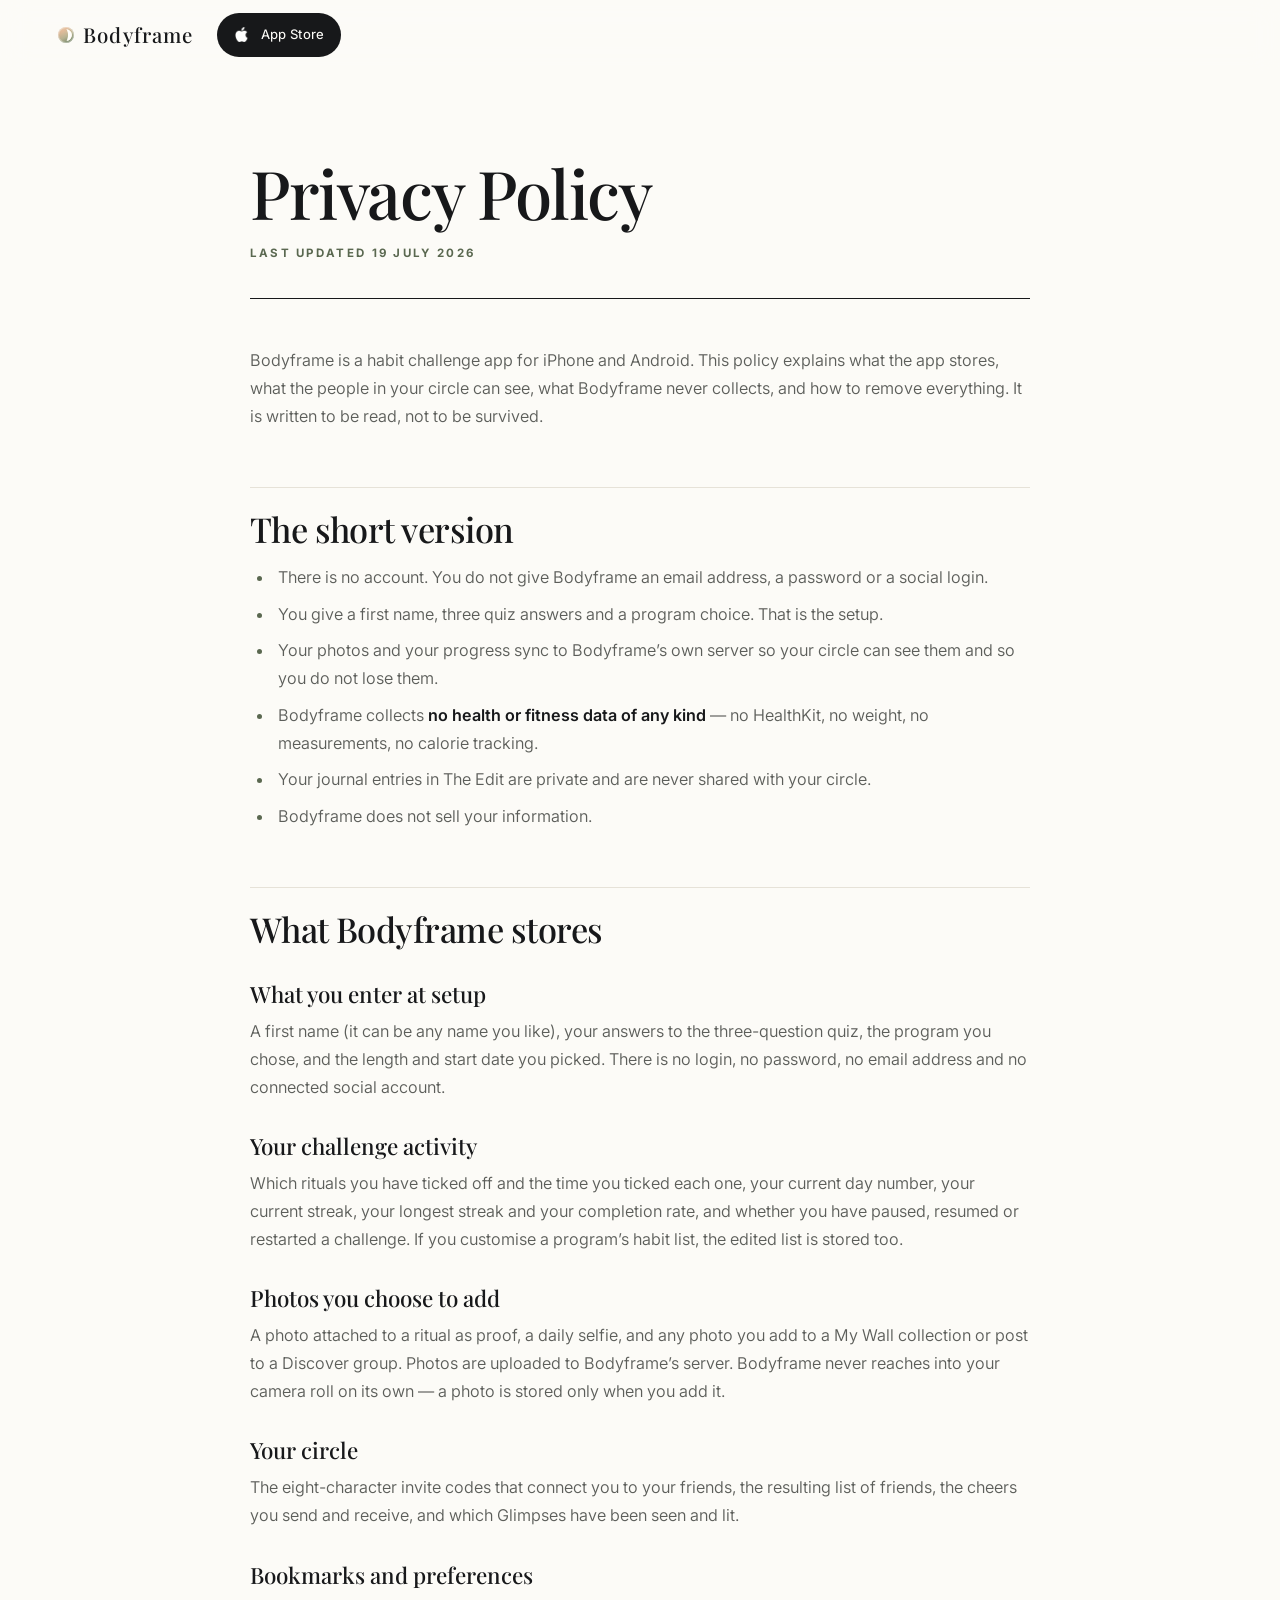
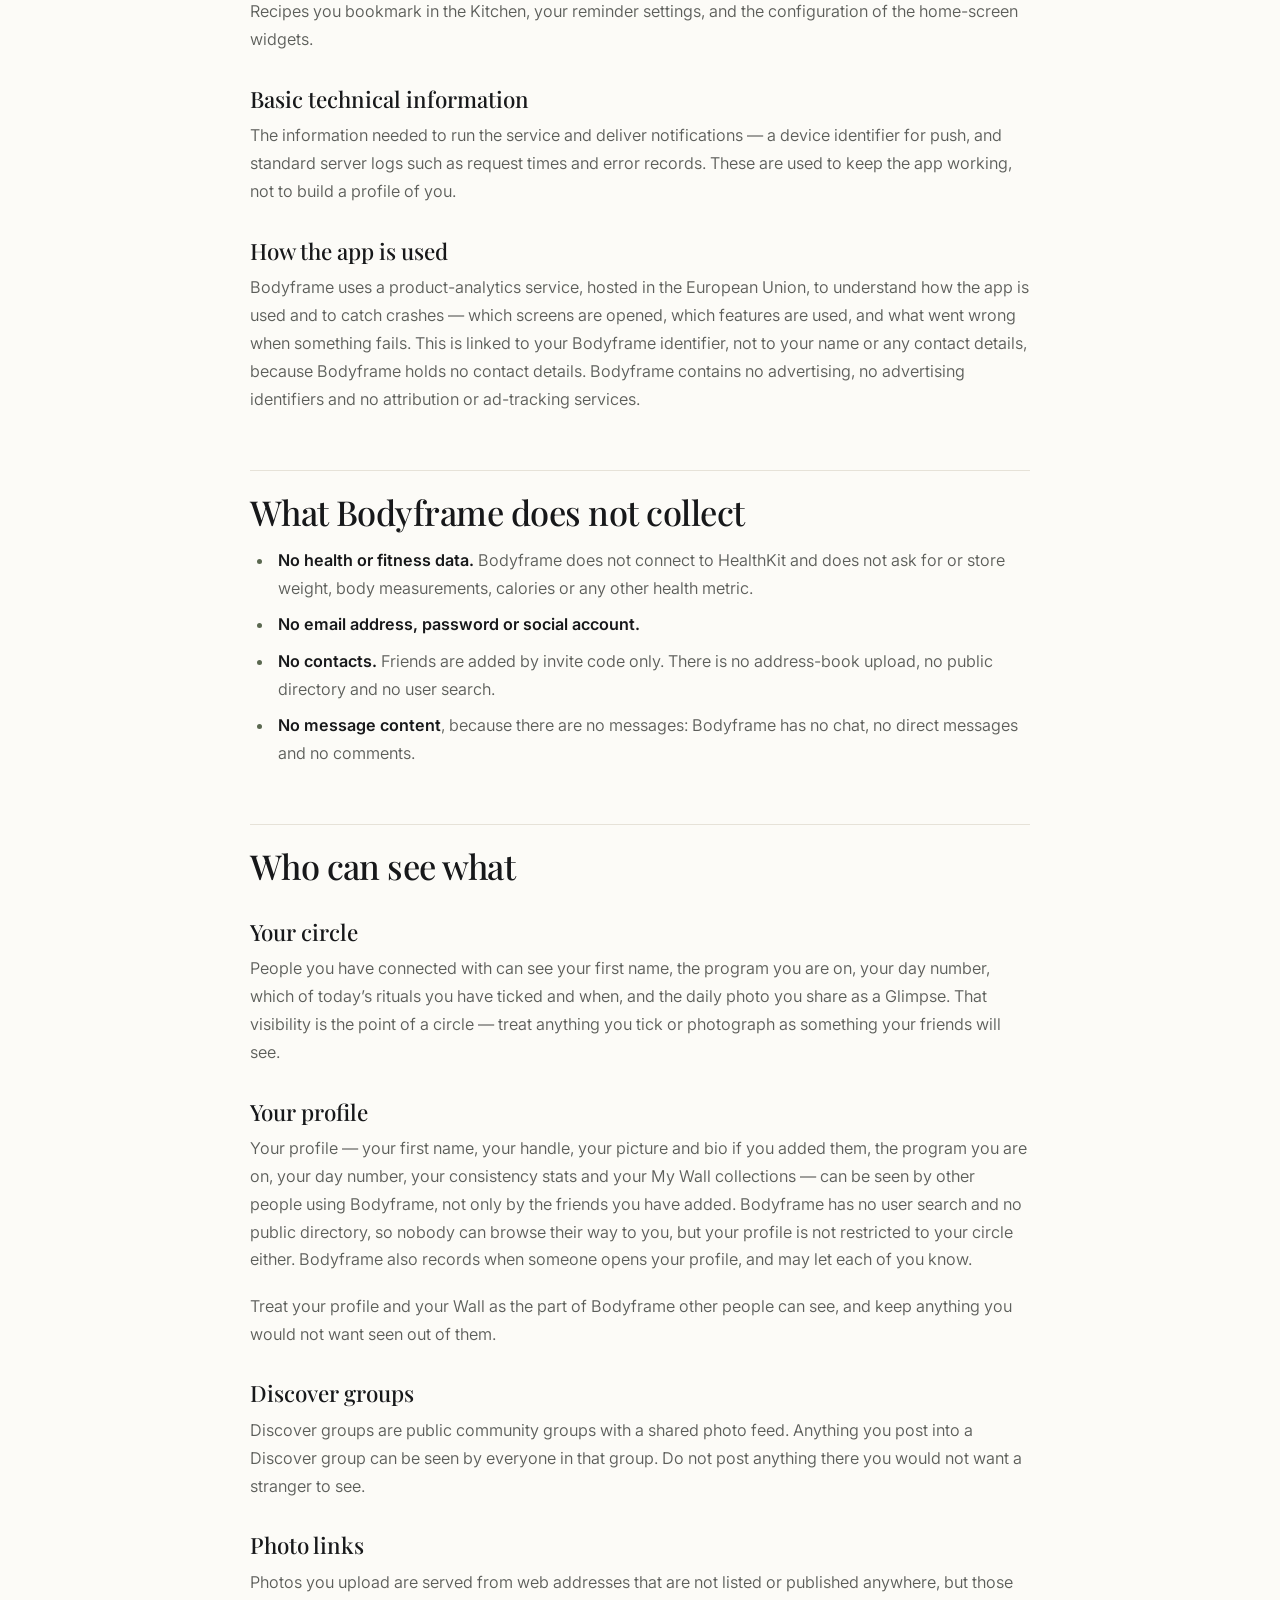
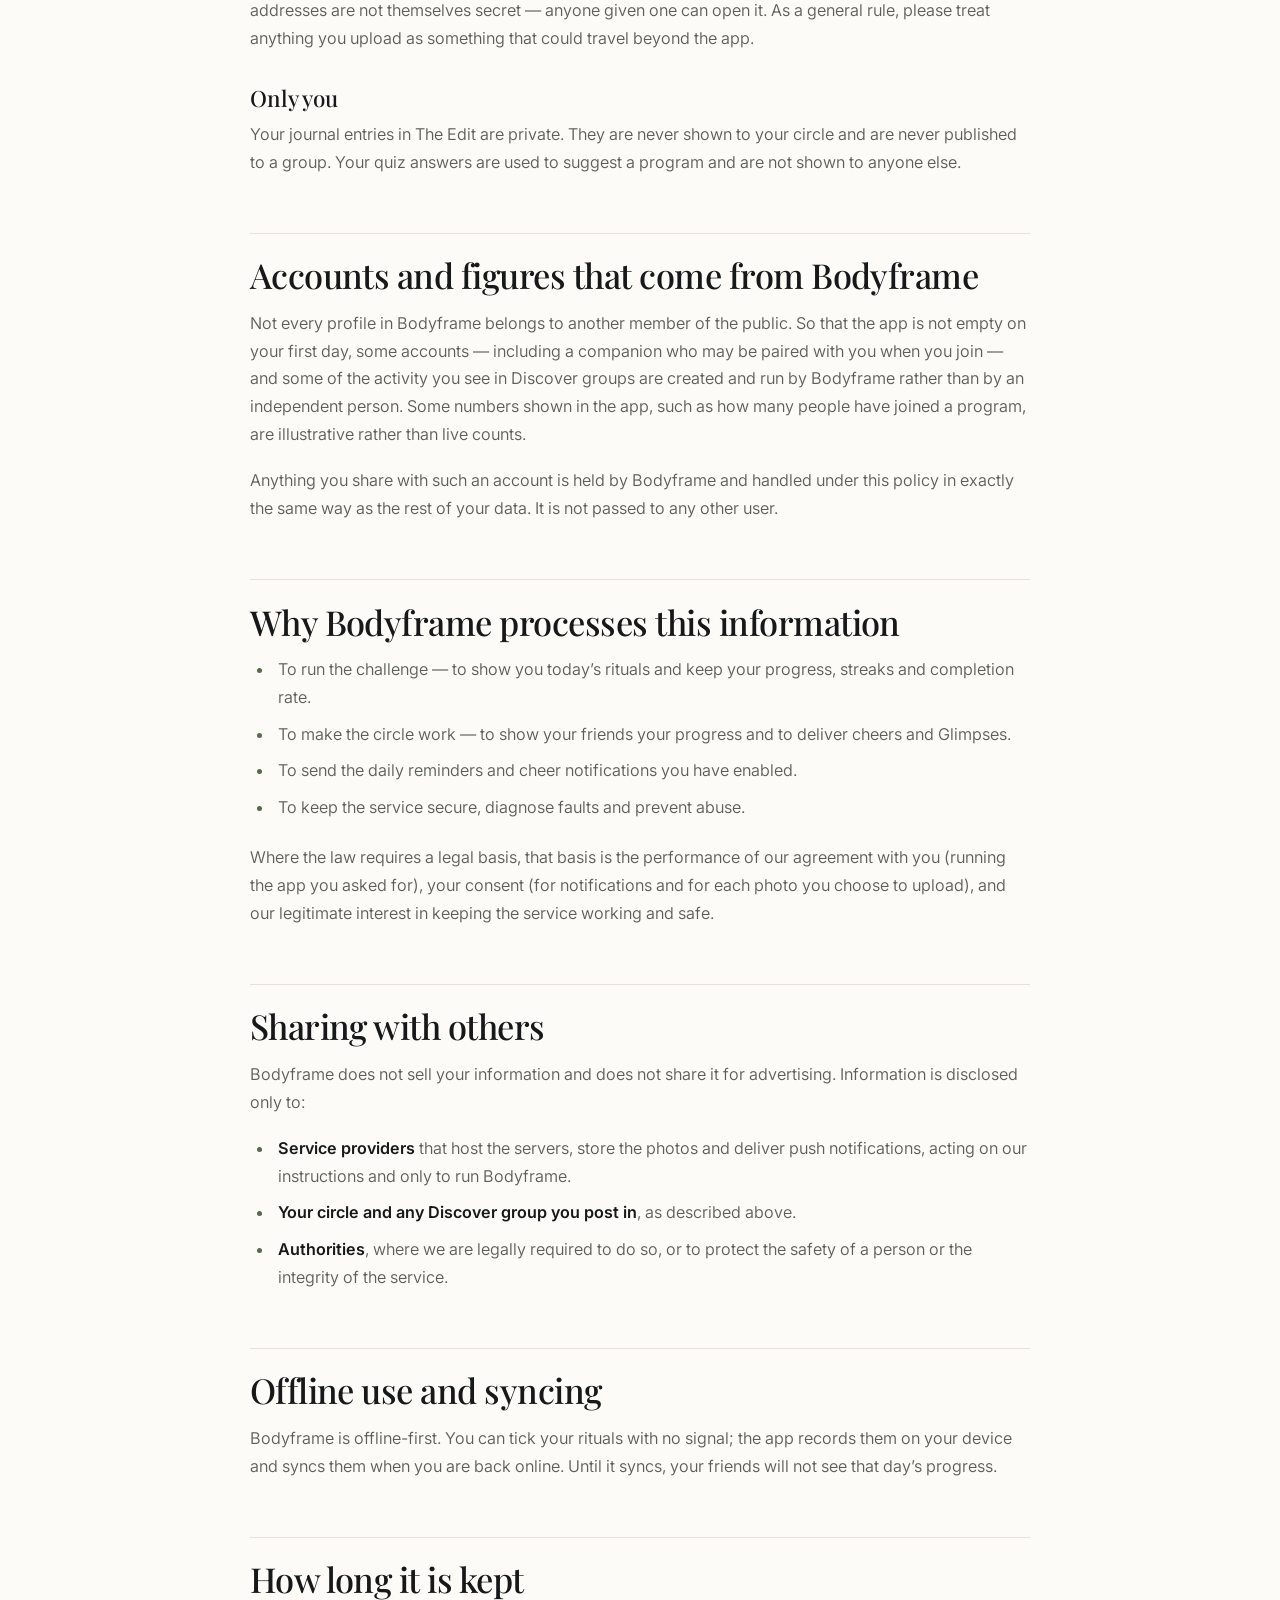
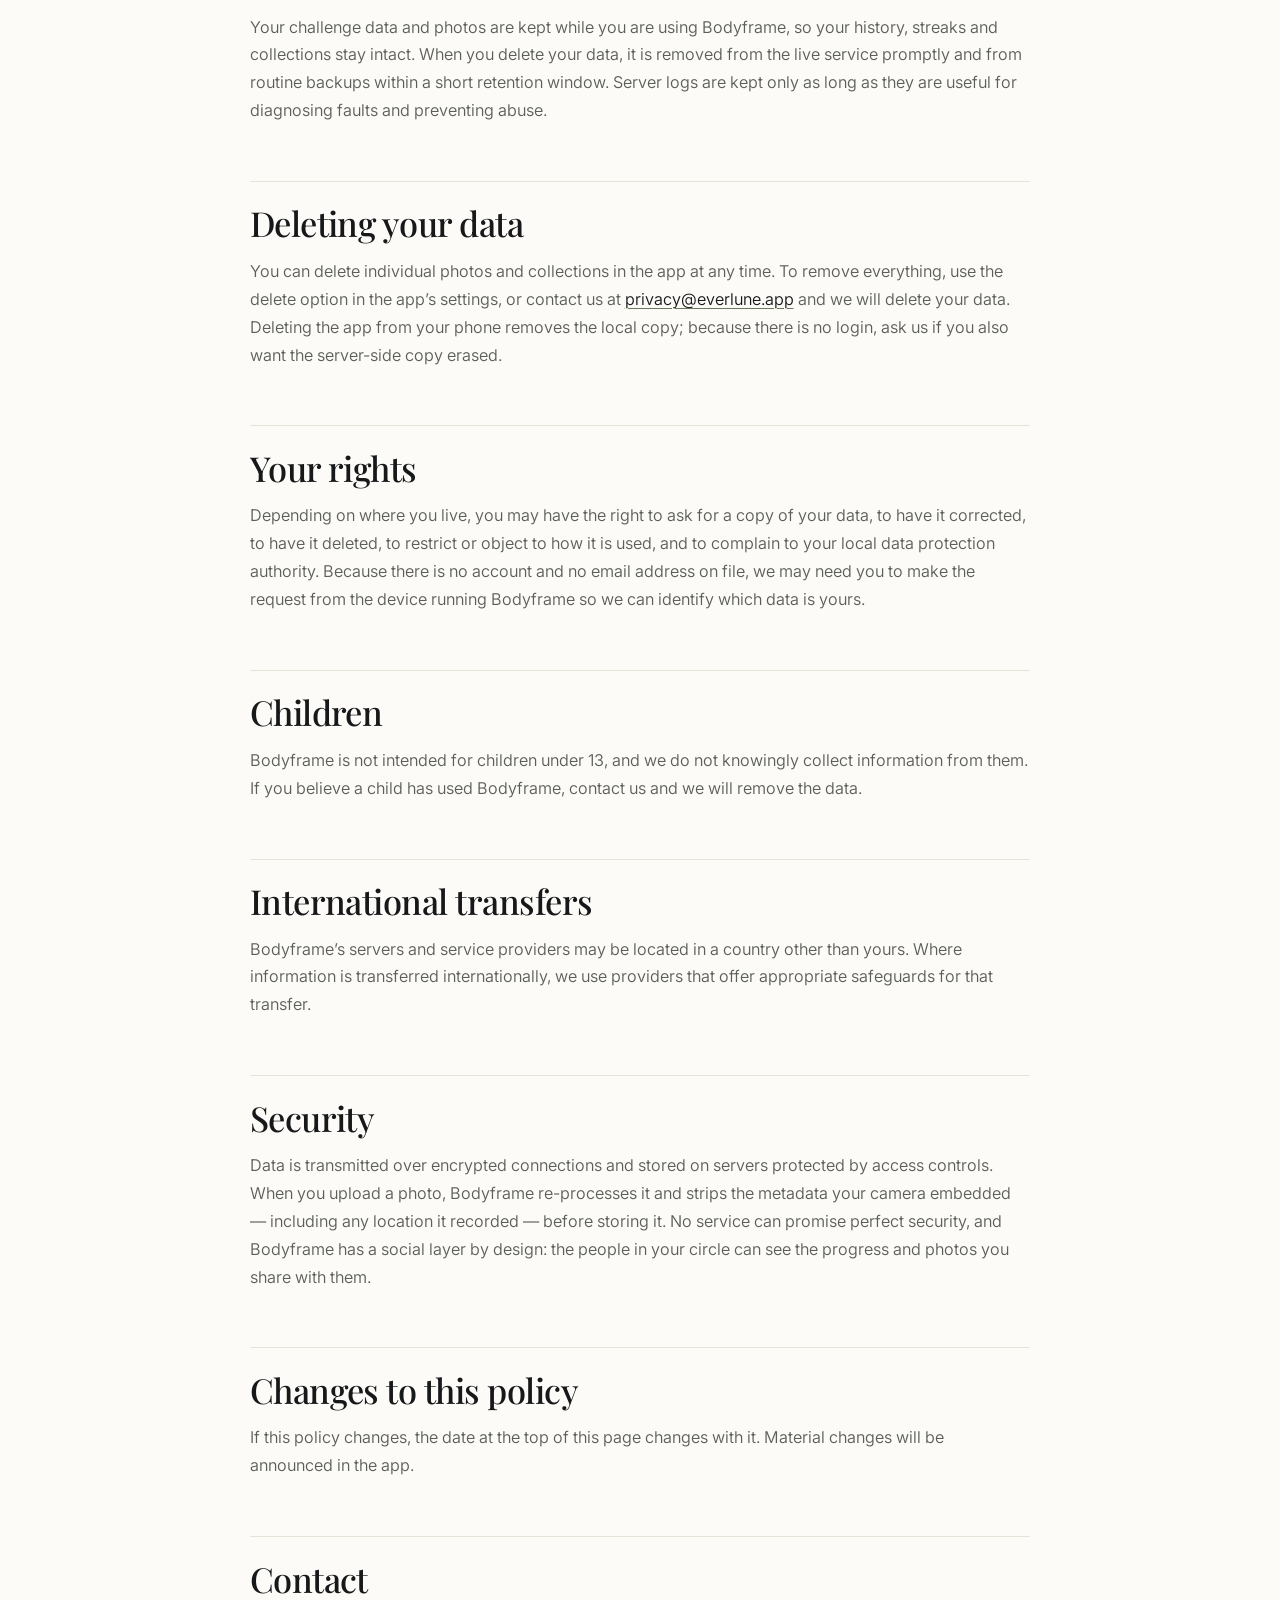
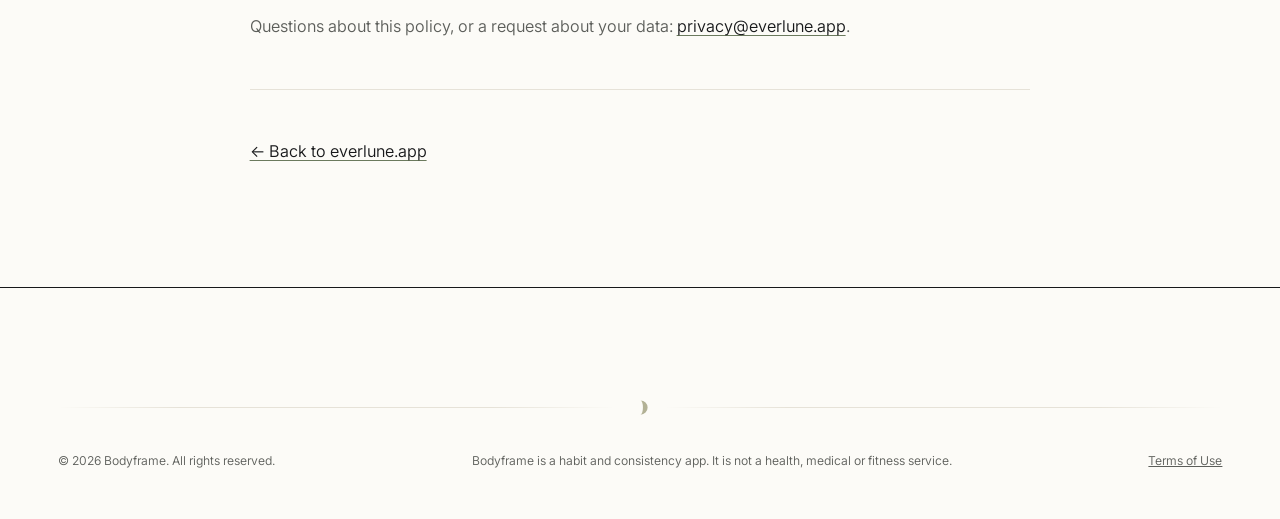
<file: privacy.html>
<!DOCTYPE html>
<html lang="en">
<head>
<meta charset="utf-8">
<meta name="viewport" content="width=device-width, initial-scale=1">
<title>Privacy Policy — Bodyframe</title>
<meta name="description" content="How Bodyframe handles your information: what the app stores, what your circle can see, what it never collects, and how to delete everything.">
<link rel="canonical" href="https://everlune.app/privacy.html">
<meta name="robots" content="index, follow">
<meta property="og:type" content="website">
<meta property="og:site_name" content="Bodyframe">
<meta property="og:url" content="https://everlune.app/privacy.html">
<meta property="og:title" content="Privacy Policy — Bodyframe">
<meta property="og:description" content="How Bodyframe handles your information: what the app stores, what your circle can see, what it never collects, and how to delete everything.">
<meta property="og:image" content="https://everlune.app/images/og-image.png">
<meta property="og:image:alt" content="Bodyframe — choose your kind of 75, together. Seven habit programs, gentle to strict, with your friends cheering you on.">
<meta name="twitter:card" content="summary_large_image">
<meta name="twitter:title" content="Privacy Policy — Bodyframe">
<meta name="twitter:description" content="How Bodyframe handles your information: what the app stores, what your circle can see, what it never collects, and how to delete everything.">
<meta name="twitter:image" content="https://everlune.app/images/og-image.png">
<meta name="theme-color" content="#FCFBF7">

<link rel="icon" href="images/favicon-32.png" sizes="32x32">
<link rel="apple-touch-icon" href="images/apple-touch-icon.png">

<link rel="preconnect" href="https://fonts.googleapis.com">
<link rel="preconnect" href="https://fonts.gstatic.com" crossorigin>
<link href="https://fonts.googleapis.com/css2?family=Playfair+Display:ital,wght@0,400..900;1,400..900&family=Inter:wght@300..700&display=swap" rel="stylesheet">
<link rel="stylesheet" href="styles.css">
</head>
<body>

<a class="skip-link" href="#main">Skip to content</a>

<header class="masthead" id="masthead">
  <div class="masthead__inner">
    <a class="wordmark" href="index.html" aria-label="Bodyframe — home">
      <span class="moon moon--xs" aria-hidden="true"><svg viewBox="0 0 40 40" focusable="false"><path d="M20 1A19 19 0 0 1 20 39A6.5 19 0 0 0 20 1Z"/></svg></span>
      <span class="wordmark__text">Bodyframe</span>
    </a>
    <div class="masthead__end">
      <a class="btn btn--sm" href="https://apps.apple.com/app/id6790877771" target="_blank" rel="noopener noreferrer">
        <img class="btn__glyph" src="images/apple-icon.png" alt="" width="20" height="20" aria-hidden="true">
        <span>App&nbsp;Store</span>
      </a>
    </div>
  </div>
</header>

<main id="main">
  <article class="legal-page">

    <header class="legal-header">
      <h1>Privacy Policy</h1>
      <p class="last-updated">Last updated 19 July 2026</p>
    </header>

    <div class="legal-body">

      <p>Bodyframe is a habit challenge app for iPhone and Android. This policy explains what the app stores,
      what the people in your circle can see, what Bodyframe never collects, and how to remove
      everything. It is written to be read, not to be survived.</p>

      <h2>The short version</h2>
      <ul>
        <li>There is no account. You do not give Bodyframe an email address, a password or a social login.</li>
        <li>You give a first name, three quiz answers and a program choice. That is the setup.</li>
        <li>Your photos and your progress sync to Bodyframe’s own server so your circle can see them and so you do not lose them.</li>
        <li>Bodyframe collects <strong>no health or fitness data of any kind</strong> — no HealthKit, no weight, no measurements, no calorie tracking.</li>
        <li>Your journal entries in The Edit are private and are never shared with your circle.</li>
        <li>Bodyframe does not sell your information.</li>
      </ul>

      <h2>What Bodyframe stores</h2>

      <h3>What you enter at setup</h3>
      <p>A first name (it can be any name you like), your answers to the three-question quiz, the
      program you chose, and the length and start date you picked. There is no login, no password,
      no email address and no connected social account.</p>

      <h3>Your challenge activity</h3>
      <p>Which rituals you have ticked off and the time you ticked each one, your current day
      number, your current streak, your longest streak and your completion rate, and whether you
      have paused, resumed or restarted a challenge. If you customise a program’s habit list, the
      edited list is stored too.</p>

      <h3>Photos you choose to add</h3>
      <p>A photo attached to a ritual as proof, a daily selfie, and any photo you add to a My Wall
      collection or post to a Discover group. Photos are uploaded to Bodyframe’s server. Bodyframe
      never reaches into your camera roll on its own — a photo is stored only when you add it.</p>

      <h3>Your circle</h3>
      <p>The eight-character invite codes that connect you to your friends, the resulting list of
      friends, the cheers you send and receive, and which Glimpses have been seen and lit.</p>

      <h3>Bookmarks and preferences</h3>
      <p>Recipes you bookmark in the Kitchen, your reminder settings, and the configuration of the
      home-screen widgets.</p>

      <h3>Basic technical information</h3>
      <p>The information needed to run the service and deliver notifications — a device
      identifier for push, and standard server logs such as request times and error records. These
      are used to keep the app working, not to build a profile of you.</p>

      <h3>How the app is used</h3>
      <p>Bodyframe uses a product-analytics service, hosted in the European Union, to understand how
      the app is used and to catch crashes — which screens are opened, which features are used, and
      what went wrong when something fails. This is linked to your Bodyframe identifier, not to your
      name or any contact details, because Bodyframe holds no contact details. Bodyframe contains no
      advertising, no advertising identifiers and no attribution or ad-tracking services.</p>

      <h2>What Bodyframe does not collect</h2>
      <ul>
        <li><strong>No health or fitness data.</strong> Bodyframe does not connect to HealthKit and does not ask for or store weight, body measurements, calories or any other health metric.</li>
        <li><strong>No email address, password or social account.</strong></li>
        <li><strong>No contacts.</strong> Friends are added by invite code only. There is no address-book upload, no public directory and no user search.</li>
        <li><strong>No message content</strong>, because there are no messages: Bodyframe has no chat, no direct messages and no comments.</li>
      </ul>

      <h2>Who can see what</h2>

      <h3>Your circle</h3>
      <p>People you have connected with can see your first name, the program you are on, your day
      number, which of today’s rituals you have ticked and when, and the daily photo you share as a
      Glimpse. That visibility is the point of a circle — treat anything you tick or photograph as
      something your friends will see.</p>

      <h3>Your profile</h3>
      <p>Your profile — your first name, your handle, your picture and bio if you added them, the
      program you are on, your day number, your consistency stats and your My Wall collections —
      can be seen by other people using Bodyframe, not only by the friends you have added. Bodyframe
      has no user search and no public directory, so nobody can browse their way to you, but your
      profile is not restricted to your circle either. Bodyframe also records when someone opens
      your profile, and may let each of you know.</p>
      <p>Treat your profile and your Wall as the part of Bodyframe other people can see, and keep
      anything you would not want seen out of them.</p>

      <h3>Discover groups</h3>
      <p>Discover groups are public community groups with a shared photo feed. Anything you post
      into a Discover group can be seen by everyone in that group. Do not post anything there you
      would not want a stranger to see.</p>

      <h3>Photo links</h3>
      <p>Photos you upload are served from web addresses that are not listed or published anywhere,
      but those addresses are not themselves secret — anyone given one can open it. As a general
      rule, please treat anything you upload as something that could travel beyond the app.</p>

      <h3>Only you</h3>
      <p>Your journal entries in The Edit are private. They are never shown to your circle and are
      never published to a group. Your quiz answers are used to suggest a program and are not shown
      to anyone else.</p>

      <h2>Accounts and figures that come from Bodyframe</h2>
      <p>Not every profile in Bodyframe belongs to another member of the public. So that the app is
      not empty on your first day, some accounts — including a companion who may be paired with you
      when you join — and some of the activity you see in Discover groups are created and run by
      Bodyframe rather than by an independent person. Some numbers shown in the app, such as how many
      people have joined a program, are illustrative rather than live counts.</p>
      <p>Anything you share with such an account is held by Bodyframe and handled under this policy
      in exactly the same way as the rest of your data. It is not passed to any other user.</p>

      <h2>Why Bodyframe processes this information</h2>
      <ul>
        <li>To run the challenge — to show you today’s rituals and keep your progress, streaks and completion rate.</li>
        <li>To make the circle work — to show your friends your progress and to deliver cheers and Glimpses.</li>
        <li>To send the daily reminders and cheer notifications you have enabled.</li>
        <li>To keep the service secure, diagnose faults and prevent abuse.</li>
      </ul>
      <p>Where the law requires a legal basis, that basis is the performance of our agreement with
      you (running the app you asked for), your consent (for notifications and for each photo you
      choose to upload), and our legitimate interest in keeping the service working and safe.</p>

      <h2>Sharing with others</h2>
      <p>Bodyframe does not sell your information and does not share it for advertising. Information
      is disclosed only to:</p>
      <ul>
        <li><strong>Service providers</strong> that host the servers, store the photos and deliver push notifications, acting on our instructions and only to run Bodyframe.</li>
        <li><strong>Your circle and any Discover group you post in</strong>, as described above.</li>
        <li><strong>Authorities</strong>, where we are legally required to do so, or to protect the safety of a person or the integrity of the service.</li>
      </ul>

      <h2>Offline use and syncing</h2>
      <p>Bodyframe is offline-first. You can tick your rituals with no signal; the app records them
      on your device and syncs them when you are back online. Until it syncs, your friends will not
      see that day’s progress.</p>

      <h2>How long it is kept</h2>
      <p>Your challenge data and photos are kept while you are using Bodyframe, so your history,
      streaks and collections stay intact. When you delete your data, it is removed from the live
      service promptly and from routine backups within a short retention window. Server logs are
      kept only as long as they are useful for diagnosing faults and preventing abuse.</p>

      <h2>Deleting your data</h2>
      <p>You can delete individual photos and collections in the app at any time. To remove
      everything, use the delete option in the app’s settings, or contact us at
      <a href="mailto:privacy@everlune.app">privacy@everlune.app</a> and we will delete your data.
      Deleting the app from your phone removes the local copy; because there is no login, ask us if
      you also want the server-side copy erased.</p>

      <h2>Your rights</h2>
      <p>Depending on where you live, you may have the right to ask for a copy of your data, to
      have it corrected, to have it deleted, to restrict or object to how it is used, and to
      complain to your local data protection authority. Because there is no account and no email
      address on file, we may need you to make the request from the device running Bodyframe so we
      can identify which data is yours.</p>

      <h2>Children</h2>
      <p>Bodyframe is not intended for children under 13, and we do not knowingly collect
      information from them. If you believe a child has used Bodyframe, contact us and we will
      remove the data.</p>

      <h2>International transfers</h2>
      <p>Bodyframe’s servers and service providers may be located in a country other than yours.
      Where information is transferred internationally, we use providers that offer appropriate
      safeguards for that transfer.</p>

      <h2>Security</h2>
      <p>Data is transmitted over encrypted connections and stored on servers protected by access
      controls. When you upload a photo, Bodyframe re-processes it and strips the metadata your
      camera embedded — including any location it recorded — before storing it. No service can
      promise perfect security, and Bodyframe has a social layer by design: the people in your
      circle can see the progress and photos you share with them.</p>

      <h2>Changes to this policy</h2>
      <p>If this policy changes, the date at the top of this page changes with it. Material changes
      will be announced in the app.</p>

      <h2>Contact</h2>
      <p>Questions about this policy, or a request about your data:
      <a href="mailto:privacy@everlune.app">privacy@everlune.app</a>.</p>

      <hr>

      <p><a href="index.html">← Back to everlune.app</a></p>

    </div>
  </article>
</main>

<footer class="footer">
  <div class="wrap">
    <div class="footer__rule" aria-hidden="true">
      <span class="moon moon--rule"><svg viewBox="0 0 40 40" focusable="false"><path d="M20 1A19 19 0 0 1 20 39A6.5 19 0 0 0 20 1Z"/></svg></span>
    </div>
    <p class="footer__legal">
      <span>© 2026 Bodyframe. All rights reserved.</span>
      <span>Bodyframe is a habit and consistency app. It is not a health, medical or fitness service.</span>
      <span><a href="terms.html">Terms of Use</a></span>
    </p>
  </div>
</footer>

</body>
</html>
</file>
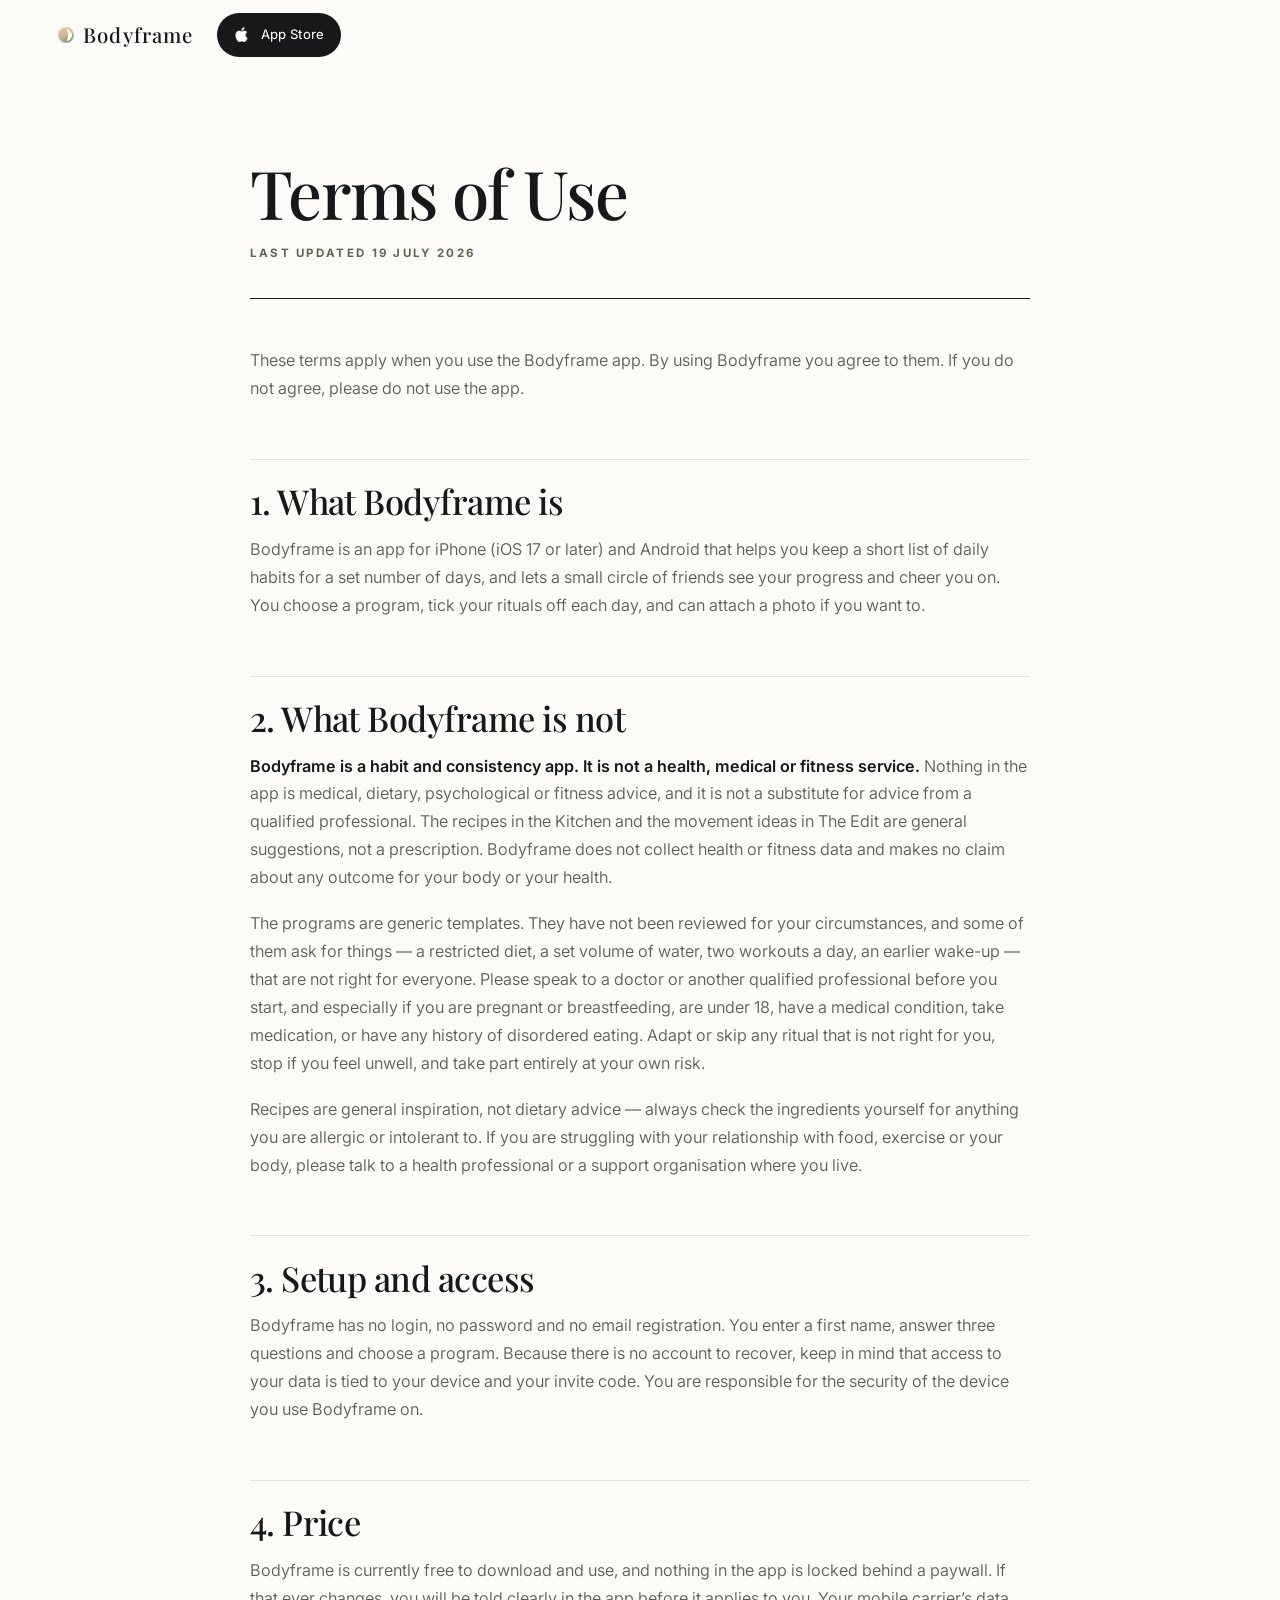
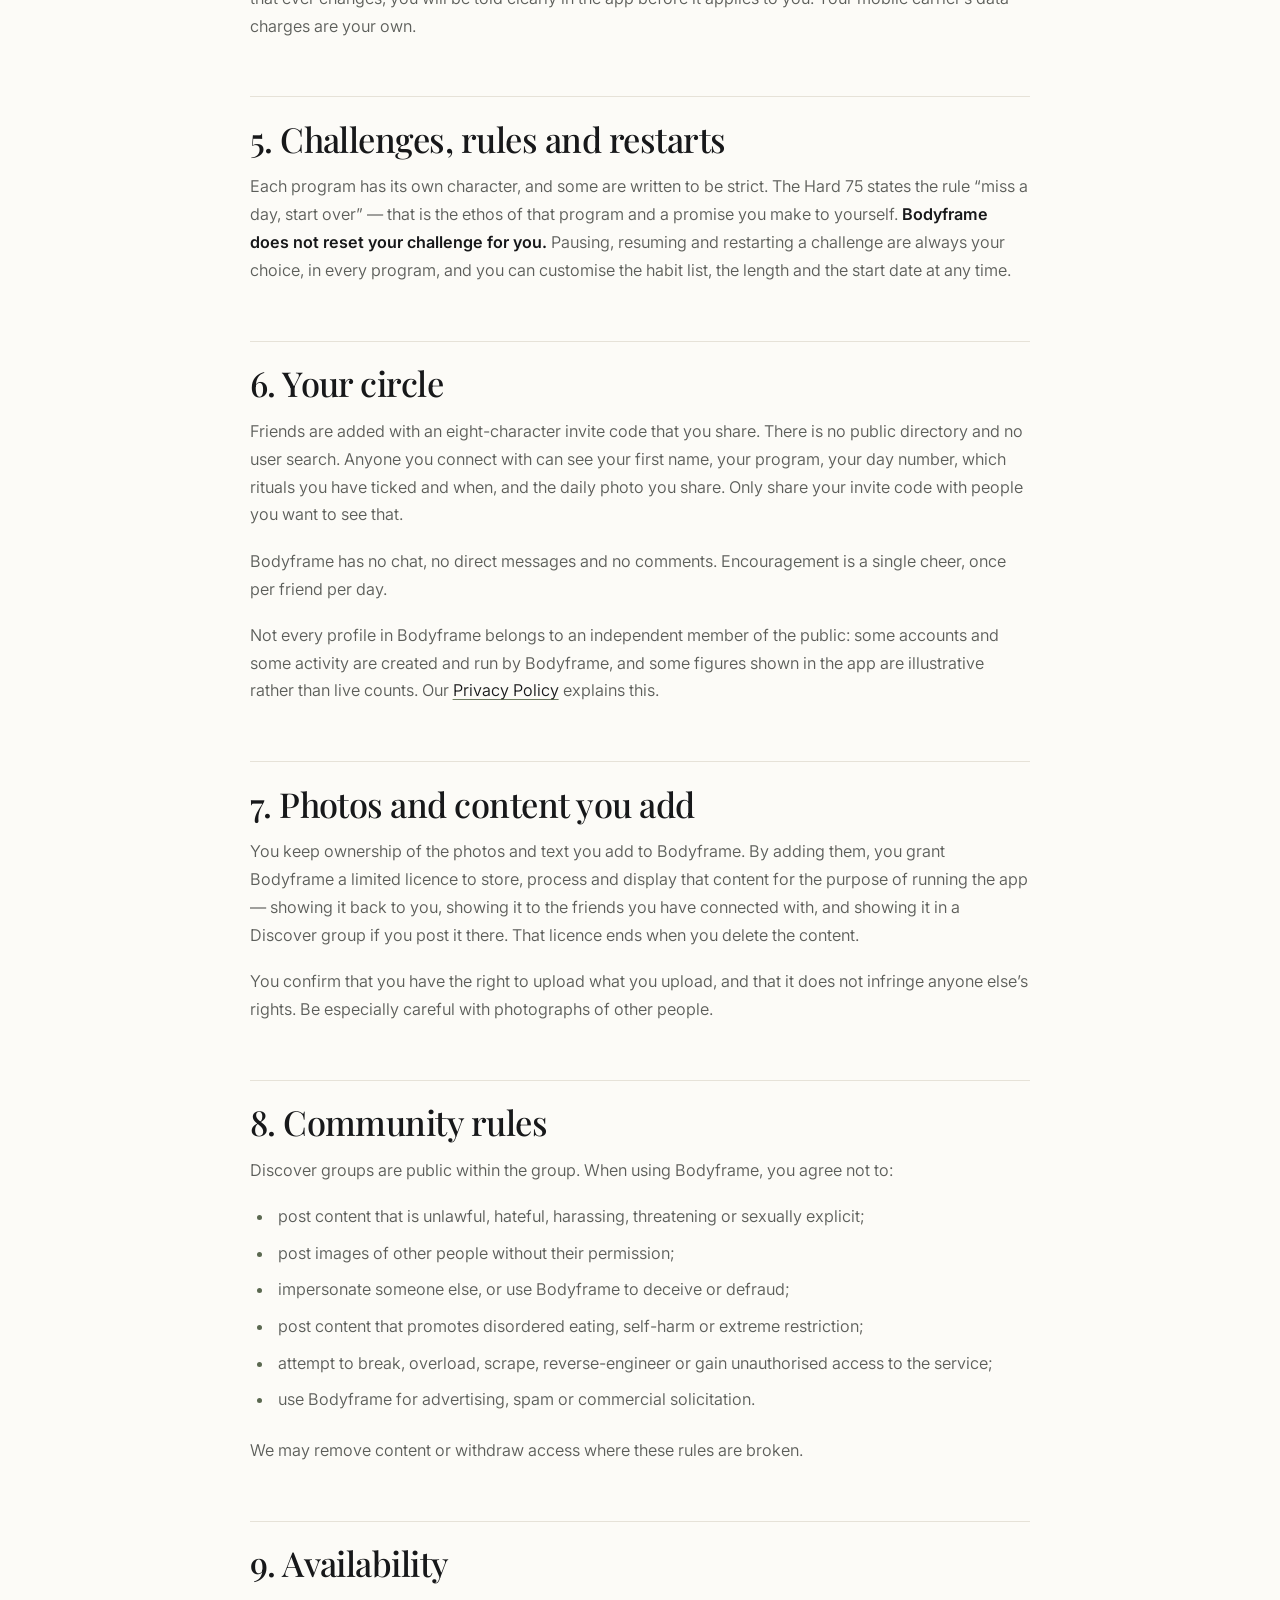
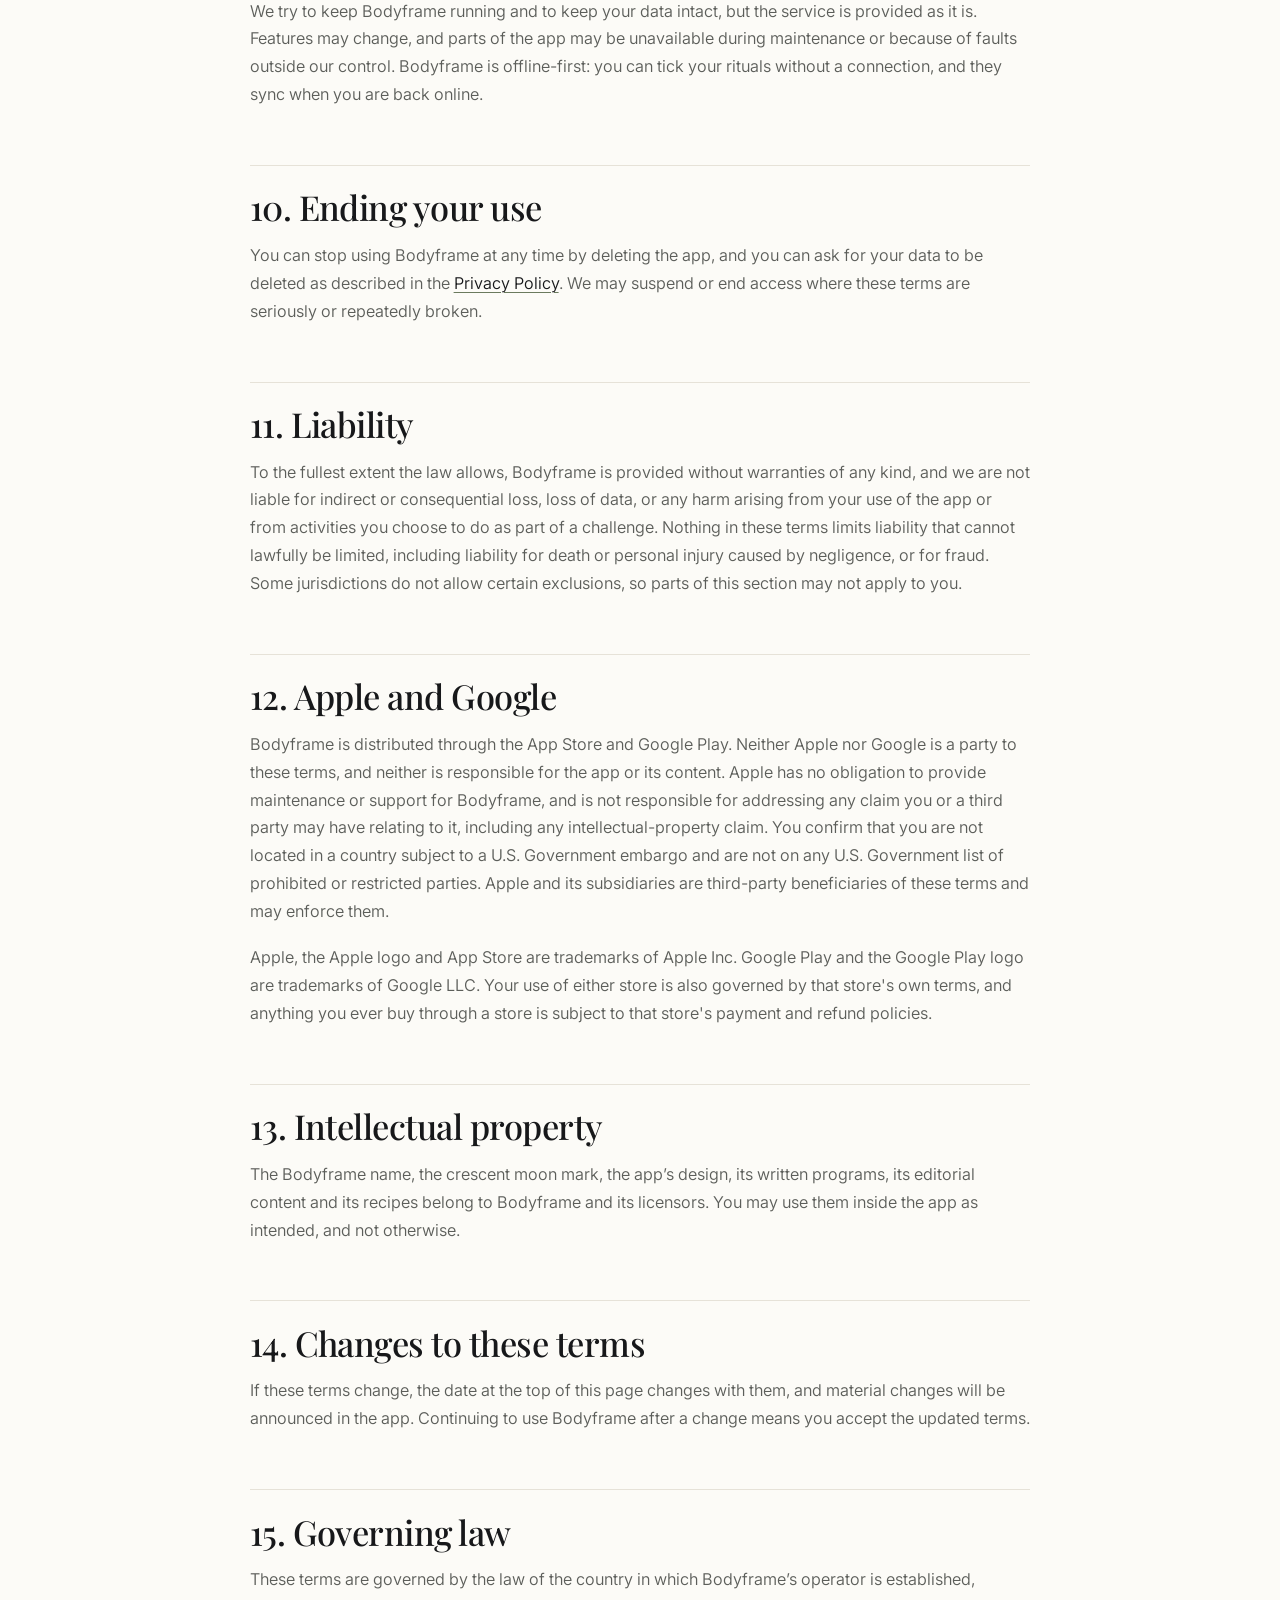
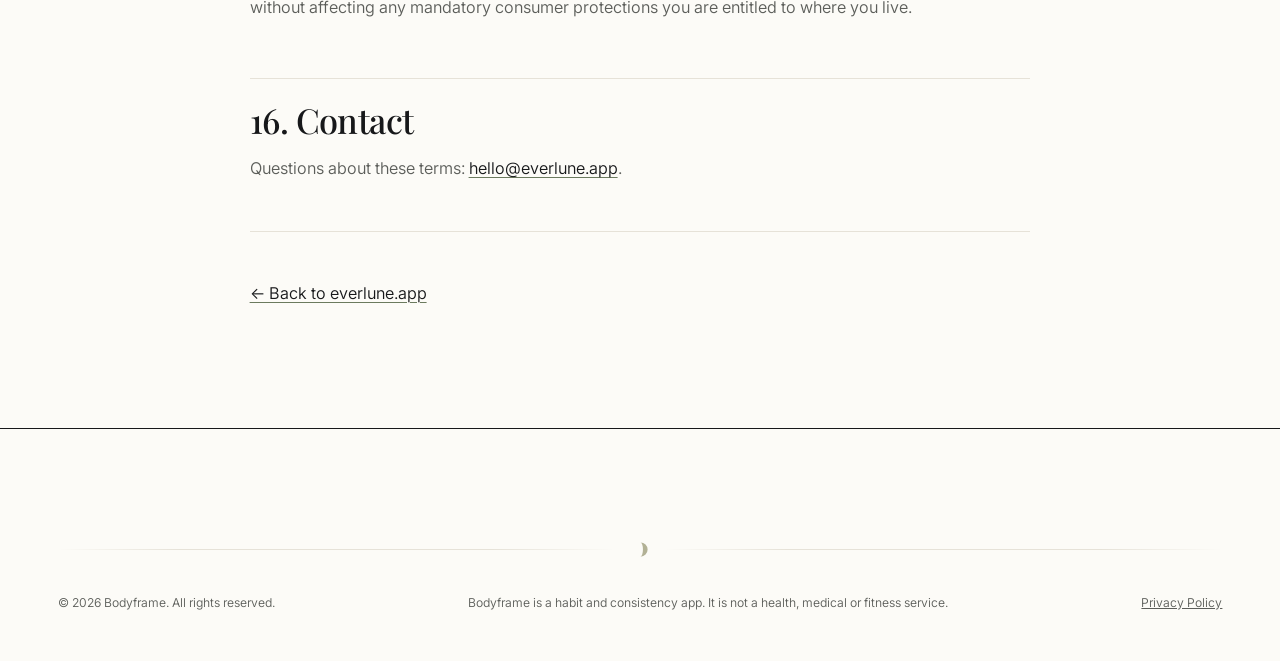
<file: terms.html>
<!DOCTYPE html>
<html lang="en">
<head>
<meta charset="utf-8">
<meta name="viewport" content="width=device-width, initial-scale=1">
<title>Terms of Use — Bodyframe</title>
<meta name="description" content="The terms you agree to when you use Bodyframe: what the app is, what it is not, how challenges and circles work, and the rules for photos and community groups.">
<link rel="canonical" href="https://everlune.app/terms.html">
<meta name="robots" content="index, follow">
<meta property="og:type" content="website">
<meta property="og:site_name" content="Bodyframe">
<meta property="og:url" content="https://everlune.app/terms.html">
<meta property="og:title" content="Terms of Use — Bodyframe">
<meta property="og:description" content="The terms you agree to when you use Bodyframe: what the app is, what it is not, how challenges and circles work, and the rules for photos and community groups.">
<meta property="og:image" content="https://everlune.app/images/og-image.png">
<meta property="og:image:alt" content="Bodyframe — choose your kind of 75, together. Seven habit programs, gentle to strict, with your friends cheering you on.">
<meta name="twitter:card" content="summary_large_image">
<meta name="twitter:title" content="Terms of Use — Bodyframe">
<meta name="twitter:description" content="The terms you agree to when you use Bodyframe: what the app is, what it is not, how challenges and circles work, and the rules for photos and community groups.">
<meta name="twitter:image" content="https://everlune.app/images/og-image.png">
<meta name="theme-color" content="#FCFBF7">

<link rel="icon" href="images/favicon-32.png" sizes="32x32">
<link rel="apple-touch-icon" href="images/apple-touch-icon.png">

<link rel="preconnect" href="https://fonts.googleapis.com">
<link rel="preconnect" href="https://fonts.gstatic.com" crossorigin>
<link href="https://fonts.googleapis.com/css2?family=Playfair+Display:ital,wght@0,400..900;1,400..900&family=Inter:wght@300..700&display=swap" rel="stylesheet">
<link rel="stylesheet" href="styles.css">
</head>
<body>

<a class="skip-link" href="#main">Skip to content</a>

<header class="masthead" id="masthead">
  <div class="masthead__inner">
    <a class="wordmark" href="index.html" aria-label="Bodyframe — home">
      <span class="moon moon--xs" aria-hidden="true"><svg viewBox="0 0 40 40" focusable="false"><path d="M20 1A19 19 0 0 1 20 39A6.5 19 0 0 0 20 1Z"/></svg></span>
      <span class="wordmark__text">Bodyframe</span>
    </a>
    <div class="masthead__end">
      <a class="btn btn--sm" href="https://apps.apple.com/app/id6790877771" target="_blank" rel="noopener noreferrer">
        <img class="btn__glyph" src="images/apple-icon.png" alt="" width="20" height="20" aria-hidden="true">
        <span>App&nbsp;Store</span>
      </a>
    </div>
  </div>
</header>

<main id="main">
  <article class="legal-page">

    <header class="legal-header">
      <h1>Terms of Use</h1>
      <p class="last-updated">Last updated 19 July 2026</p>
    </header>

    <div class="legal-body">

      <p>These terms apply when you use the Bodyframe app. By using Bodyframe you agree to them. If
      you do not agree, please do not use the app.</p>

      <h2>1. What Bodyframe is</h2>
      <p>Bodyframe is an app for iPhone (iOS 17 or later) and Android that helps you keep a short list of daily
      habits for a set number of days, and lets a small circle of friends see your progress and
      cheer you on. You choose a program, tick your rituals off each day, and can attach a photo if
      you want to.</p>

      <h2>2. What Bodyframe is not</h2>
      <p><strong>Bodyframe is a habit and consistency app. It is not a health, medical or fitness
      service.</strong> Nothing in the app is medical, dietary, psychological or fitness advice,
      and it is not a substitute for advice from a qualified professional. The recipes in the
      Kitchen and the movement ideas in The Edit are general suggestions, not a prescription.
      Bodyframe does not collect health or fitness data and makes no claim about any outcome for
      your body or your health.</p>
      <p>The programs are generic templates. They have not been reviewed for your circumstances,
      and some of them ask for things — a restricted diet, a set volume of water, two workouts a
      day, an earlier wake-up — that are not right for everyone. Please speak to a doctor or
      another qualified professional before you start, and especially if you are pregnant or
      breastfeeding, are under 18, have a medical condition, take medication, or have any history
      of disordered eating. Adapt or skip any ritual that is not right for you, stop if you feel
      unwell, and take part entirely at your own risk.</p>
      <p>Recipes are general inspiration, not dietary advice — always check the ingredients
      yourself for anything you are allergic or intolerant to. If you are struggling with your
      relationship with food, exercise or your body, please talk to a health professional or a
      support organisation where you live.</p>

      <h2>3. Setup and access</h2>
      <p>Bodyframe has no login, no password and no email registration. You enter a first name,
      answer three questions and choose a program. Because there is no account to recover, keep in
      mind that access to your data is tied to your device and your invite code. You are
      responsible for the security of the device you use Bodyframe on.</p>

      <h2>4. Price</h2>
      <p>Bodyframe is currently free to download and use, and nothing in the app is locked behind a
      paywall. If that ever changes, you will be told clearly in the app before it applies to you.
      Your mobile carrier’s data charges are your own.</p>

      <h2>5. Challenges, rules and restarts</h2>
      <p>Each program has its own character, and some are written to be strict. The Hard 75 states
      the rule “miss a day, start over” — that is the ethos of that program and a promise you make
      to yourself. <strong>Bodyframe does not reset your challenge for you.</strong> Pausing,
      resuming and restarting a challenge are always your choice, in every program, and you can
      customise the habit list, the length and the start date at any time.</p>

      <h2>6. Your circle</h2>
      <p>Friends are added with an eight-character invite code that you share. There is no public
      directory and no user search. Anyone you connect with can see your first name, your program,
      your day number, which rituals you have ticked and when, and the daily photo you share.
      Only share your invite code with people you want to see that.</p>
      <p>Bodyframe has no chat, no direct messages and no comments. Encouragement is a single cheer,
      once per friend per day.</p>
      <p>Not every profile in Bodyframe belongs to an independent member of the public: some
      accounts and some activity are created and run by Bodyframe, and some figures shown in the app
      are illustrative rather than live counts. Our
      <a href="privacy.html">Privacy Policy</a> explains this.</p>

      <h2>7. Photos and content you add</h2>
      <p>You keep ownership of the photos and text you add to Bodyframe. By adding them, you grant
      Bodyframe a limited licence to store, process and display that content for the purpose of
      running the app — showing it back to you, showing it to the friends you have connected with,
      and showing it in a Discover group if you post it there. That licence ends when you delete
      the content.</p>
      <p>You confirm that you have the right to upload what you upload, and that it does not
      infringe anyone else’s rights. Be especially careful with photographs of other people.</p>

      <h2>8. Community rules</h2>
      <p>Discover groups are public within the group. When using Bodyframe, you agree not to:</p>
      <ul>
        <li>post content that is unlawful, hateful, harassing, threatening or sexually explicit;</li>
        <li>post images of other people without their permission;</li>
        <li>impersonate someone else, or use Bodyframe to deceive or defraud;</li>
        <li>post content that promotes disordered eating, self-harm or extreme restriction;</li>
        <li>attempt to break, overload, scrape, reverse-engineer or gain unauthorised access to the service;</li>
        <li>use Bodyframe for advertising, spam or commercial solicitation.</li>
      </ul>
      <p>We may remove content or withdraw access where these rules are broken.</p>

      <h2>9. Availability</h2>
      <p>We try to keep Bodyframe running and to keep your data intact, but the service is provided
      as it is. Features may change, and parts of the app may be unavailable during maintenance or
      because of faults outside our control. Bodyframe is offline-first: you can tick your rituals
      without a connection, and they sync when you are back online.</p>

      <h2>10. Ending your use</h2>
      <p>You can stop using Bodyframe at any time by deleting the app, and you can ask for your data
      to be deleted as described in the <a href="privacy.html">Privacy Policy</a>. We may suspend or
      end access where these terms are seriously or repeatedly broken.</p>

      <h2>11. Liability</h2>
      <p>To the fullest extent the law allows, Bodyframe is provided without warranties of any kind,
      and we are not liable for indirect or consequential loss, loss of data, or any harm arising
      from your use of the app or from activities you choose to do as part of a challenge. Nothing
      in these terms limits liability that cannot lawfully be limited, including liability for
      death or personal injury caused by negligence, or for fraud. Some jurisdictions do not allow
      certain exclusions, so parts of this section may not apply to you.</p>

      <h2>12. Apple and Google</h2>
      <p>Bodyframe is distributed through the App Store and Google Play. Neither Apple nor Google is
      a party to these terms, and neither is responsible for the app or its content. Apple has no
      obligation to provide maintenance or support for Bodyframe, and is not responsible for
      addressing any claim you or a third party may have relating to it, including any
      intellectual-property claim. You confirm that you are not located in a country subject to a
      U.S. Government embargo and are not on any U.S. Government list of prohibited or restricted
      parties. Apple and its subsidiaries are third-party beneficiaries of these terms and may
      enforce them.</p>
      <p>Apple, the Apple logo and App Store are trademarks of Apple Inc. Google Play and the
      Google Play logo are trademarks of Google LLC. Your use of either store is also governed by
      that store's own terms, and anything you ever buy through a store is subject to that store's
      payment and refund policies.</p>

      <h2>13. Intellectual property</h2>
      <p>The Bodyframe name, the crescent moon mark, the app’s design, its written programs, its
      editorial content and its recipes belong to Bodyframe and its licensors. You may use them
      inside the app as intended, and not otherwise.</p>

      <h2>14. Changes to these terms</h2>
      <p>If these terms change, the date at the top of this page changes with them, and material
      changes will be announced in the app. Continuing to use Bodyframe after a change means you
      accept the updated terms.</p>

      <h2>15. Governing law</h2>
      <p>These terms are governed by the law of the country in which Bodyframe’s operator is
      established, without affecting any mandatory consumer protections you are entitled to where
      you live.</p>

      <h2>16. Contact</h2>
      <p>Questions about these terms:
      <a href="mailto:hello@everlune.app">hello@everlune.app</a>.</p>

      <hr>

      <p><a href="index.html">← Back to everlune.app</a></p>

    </div>
  </article>
</main>

<footer class="footer">
  <div class="wrap">
    <div class="footer__rule" aria-hidden="true">
      <span class="moon moon--rule"><svg viewBox="0 0 40 40" focusable="false"><path d="M20 1A19 19 0 0 1 20 39A6.5 19 0 0 0 20 1Z"/></svg></span>
    </div>
    <p class="footer__legal">
      <span>© 2026 Bodyframe. All rights reserved.</span>
      <span>Bodyframe is a habit and consistency app. It is not a health, medical or fitness service.</span>
      <span><a href="privacy.html">Privacy Policy</a></span>
    </p>
  </div>
</footer>

</body>
</html>
</file>
<file: styles.css>
/* ============================================================
   BODYFRAME — Editorial direction
   A fashion-magazine spread built on the app icon: bone paper,
   near-black Didone display, one sage accent per spread, and
   the crescent doing semantic work in the programs table.
   ============================================================ */

:root{
  /* --- sampled from images/icon.png and the app UI --- */
  --paper:#FCFBF7;    /* page background (bone / off-white) */
  --paper-2:#F6F4ED;  /* alt section background */
  --cream:#FCE9D0;    /* warm cream, icon upper-left */
  --peach:#F2C6A4;    /* peach, icon mid-left */
  --glow:#FDCB91;     /* the moon's warm glow edge */
  --sage:#8B9C7D;     /* primary accent — fills, rules, icons ONLY */
  --sage-dp:#6B7A5E;  /* deeper sage — hover, focus rings, large display */
  --sage-lt:#B2B195;  /* muted sage — decorative only */
  --ink:#17181A;      /* display + body text */
  --ink-2:#5C5E5A;    /* secondary text */
  --line:#E6E2D8;     /* hairlines */
  --line-2:#CFC9BC;   /* stronger hairline: outlined buttons, input borders */

  /* Text-safe sage. #8B9C7D is 2.84:1 on paper and #6B7A5E is 4.44:1 —
     both miss AA under 24px. This one is 5.74:1 on --paper, 5.40:1 on
     --paper-2 and 5.01:1 on --cream, so it is the only sage used for type. */
  --sage-tx:#5A6850;

  --serif:"Playfair Display", "Didot", "Bodoni MT", Georgia, serif;
  --sans:"Inter", -apple-system, BlinkMacSystemFont, "Segoe UI", Helvetica, Arial, sans-serif;

  --pad: clamp(1.25rem, 4.5vw, 5.5rem);
  --maxw: 1560px;
  --rule: 1px solid var(--line);
  --card: 18px;

  /* single source of truth for the cheer hold: script.js reads this so the
     progress fill and the gesture can never drift apart */
  --hold: 1050ms;
}

/* ---------- reset ---------- */
*,*::before,*::after{ box-sizing:border-box; }
html{
  -webkit-text-size-adjust:100%;
  scroll-behavior:smooth;
  scroll-padding-top:5.5rem;
}
html,body{ overflow-x:clip; max-width:100%; }
body{
  margin:0;
  background:var(--paper);
  color:var(--ink);
  font-family:var(--sans);
  font-size:clamp(1rem,0.96rem + 0.2vw,1.075rem);
  line-height:1.62;
  font-weight:350;
  -webkit-font-smoothing:antialiased;
  text-rendering:optimizeLegibility;
}
img{ display:block; max-width:100%; height:auto; }
picture{ display:block; }
h1,h2,h3,h4,p,figure,blockquote,dl,dd,table{ margin:0; }
ul,ol{ margin:0; padding:0; list-style:none; }
a{ color:inherit; }
em{ font-style:italic; }
button{ font:inherit; }

.wrap{
  width:100%;
  max-width:var(--maxw);
  margin-inline:auto;
  padding-inline:var(--pad);
}

.sr-only{
  position:absolute !important;
  width:1px; height:1px;
  padding:0; margin:-1px;
  overflow:hidden; clip:rect(0 0 0 0); clip-path:inset(50%);
  white-space:nowrap; border:0;
}

.skip-link{
  position:fixed; left:-9999px; top:0; z-index:200;
  background:var(--ink); color:var(--paper);
  padding:.75rem 1.25rem; font-size:.8rem; letter-spacing:.12em; text-transform:uppercase;
}
.skip-link:focus{ left:0; }

:where(a,button,summary,[tabindex]):focus-visible{
  outline:2px solid var(--sage-dp);
  outline-offset:3px;
  border-radius:2px;
}

/* ============================================================
   MOON GLYPH — a miniature of the app icon.
   The path's second arc rx controls the terminator, so the same
   component draws a thin crescent through to a full disc.
   ============================================================ */
.moon{
  --d:60px;
  width:var(--d); height:var(--d);
  flex:0 0 var(--d);
  border-radius:50%;
  display:grid; place-items:center;
  background:linear-gradient(147deg,
     #F9DFBE 0%, var(--peach) 26%, #C9C2A0 56%, #93A181 78%, #66755A 100%);
  box-shadow:
    inset 0 0 0 1px rgba(255,255,255,.34),
    inset 0 -5px 12px rgba(80,92,66,.22),
    0 5px 16px -8px rgba(107,122,94,.55);
}
.moon svg{ width:70%; height:70%; overflow:visible; display:block; }
.moon path{ fill:#FFFEFA; filter:drop-shadow(0 0 2.5px rgba(255,246,228,.9)); }
.moon--xs{ --d:16px; }
.moon--xs svg{ width:76%; height:76%; }
.moon--sm{ --d:clamp(20px,2.4vw,28px); }
.moon--sm svg{ width:76%; height:76%; }
.moon--rule{
  --d:15px;
  background:none; box-shadow:none;
}
.moon--rule svg{ width:100%; height:100%; }
.moon--rule path{ fill:var(--sage-lt); filter:none; }

/* ---------- type primitives ---------- */
.display{
  font-family:var(--serif);
  font-weight:500;
  line-height:.96;
  letter-spacing:-.018em;
  color:var(--ink);
}
.display em{ font-weight:400; letter-spacing:-.012em; }
.display--xl{ font-size:clamp(2.75rem,6.6vw,6.2rem); }
.display--lg{ font-size:clamp(2.5rem,6vw,5.2rem); }
.display--md{ font-size:clamp(2.05rem,4.2vw,3.5rem); }

.label{
  font-family:var(--sans);
  font-size:.6875rem;
  font-weight:600;
  letter-spacing:.22em;
  text-transform:uppercase;
  color:var(--sage-tx);
  margin:0;
}

.body-lg{
  font-size:clamp(1.03rem,0.98rem + 0.32vw,1.2rem);
  line-height:1.62;
  color:var(--ink-2);
}

/* ---------- buttons ---------- */
.btn{
  display:inline-flex; align-items:center; gap:.75rem;
  background:var(--ink); color:var(--paper);
  border-radius:999px;
  text-decoration:none;
  font-weight:450;
  letter-spacing:.005em;
  transition:background .25s ease, transform .25s ease;
  white-space:nowrap;
  -webkit-tap-highlight-color:transparent;
}
.btn:hover{ background:#2C2E30; }
.btn:active{ transform:translateY(1px); }
/* apple-icon.png is already a white glyph on transparency, and googleplay-icon.png is
   full-colour — so neither wants a filter. Inverting turned the Apple mark black and it
   vanished into the dark button. */
.btn__glyph{ opacity:1; }
.btn--lg{ padding:.9rem 1.85rem; font-size:1rem; }
.btn--sm{ padding:.55rem 1.05rem; font-size:.82rem; min-height:44px; }
.btn--sm .btn__glyph{ width:15px; height:15px; }
.btn--lg .btn__glyph{ width:21px; height:21px; }
.btn__stack{ display:flex; flex-direction:column; line-height:1.12; text-align:left; }
.btn__stack small{ font-size:.7rem; letter-spacing:.06em; color:#D8D6D2; }
.btn__stack b{ font-size:1.02rem; font-weight:500; letter-spacing:.01em; }

/* Secondary store button: outlined on paper, so two live store CTAs can sit side by
   side without the page carrying two heavy black slabs. */
.btn--alt{
  background:transparent;
  color:var(--ink);
  box-shadow:inset 0 0 0 1px var(--line-2);
}
.btn--alt:hover{ background:rgba(23,24,26,.05); }
.btn--alt .btn__stack small{ color:var(--ink-2); }

.cta{ margin-top:clamp(1.5rem,2.6vw,2.2rem); display:flex; align-items:center; gap:1rem; flex-wrap:wrap; }
.cta--center{ justify-content:center; }
.cta__note{
  margin-top:0;
  font-size:.72rem;
  letter-spacing:.17em;
  text-transform:uppercase;
  color:var(--sage-tx);
  font-weight:600;
  line-height:1.7;
}

/* hero trust chips */
.chips{
  display:flex; flex-wrap:wrap;
  gap:.55rem .5rem;
  margin-top:clamp(1.35rem,2.2vw,1.85rem);
}
.chips li{
  font-size:.76rem;
  letter-spacing:.02em;
  color:var(--ink-2);
  border:1px solid var(--line);
  background:rgba(252,251,247,.72);
  border-radius:999px;
  padding:.42rem .85rem;
  white-space:nowrap;
}

/* ============================================================
   MASTHEAD
   ============================================================ */
.masthead{
  position:sticky; top:0; z-index:100;
  background:color-mix(in srgb, var(--paper) 88%, transparent);
  -webkit-backdrop-filter:saturate(1.1) blur(14px);
  backdrop-filter:saturate(1.1) blur(14px);
  border-bottom:1px solid transparent;
  transition:border-color .3s ease;
}
.masthead.is-stuck{ border-bottom-color:var(--line); }
.masthead__inner{
  max-width:var(--maxw); margin-inline:auto;
  padding:.8rem var(--pad);
  display:flex; align-items:center; gap:1.5rem;
}
.wordmark{
  display:inline-flex; align-items:center; gap:.6rem;
  text-decoration:none; flex:0 0 auto;
}
.wordmark__text{
  font-family:var(--serif);
  font-size:1.28rem; font-weight:500; letter-spacing:.055em;
  line-height:1;
}
.masthead__nav{ margin-inline:auto; }
.masthead__nav ul{ display:flex; gap:clamp(1rem,2vw,2.1rem); }
.masthead__nav a{
  text-decoration:none;
  font-size:.74rem; letter-spacing:.14em; text-transform:uppercase;
  font-weight:500; color:var(--ink-2);
  padding-block:.35rem;
  border-bottom:1px solid transparent;
  transition:color .2s ease, border-color .2s ease;
}
.masthead__nav a:hover,
.masthead__nav a.is-current{ color:var(--ink); border-bottom-color:var(--sage-dp); }
.masthead__end{ display:flex; align-items:center; gap:1.1rem; flex:0 0 auto; }
.masthead__readout{
  font-size:.7rem; letter-spacing:.17em; text-transform:uppercase;
  color:var(--sage-tx); font-weight:600; white-space:nowrap;
}
@media (max-width:1240px){ .masthead__readout{ display:none; } }
@media (max-width:1000px){
  .masthead__nav{ display:none; }
  .masthead__inner{ justify-content:space-between; }
}

/* ============================================================
   COVER
   ============================================================ */
.cover{
  position:relative; overflow:clip;
  padding-top:clamp(2.25rem,4.4vw,4rem);
  padding-bottom:clamp(2.5rem,5vw,4.5rem);
}
.cover__glow{
  position:absolute; left:-24%; top:-32%;
  width:min(1180px,142vw); aspect-ratio:1;
  background:radial-gradient(closest-side at 50% 50%,
     rgba(253,203,145,.42) 0%, rgba(252,233,208,.28) 34%,
     rgba(252,233,208,.11) 58%, rgba(252,251,247,0) 100%);
  pointer-events:none; z-index:0;
}
.cover__grid{
  position:relative; z-index:1;
  display:grid;
  grid-template-columns: minmax(0,1.2fr) minmax(0,.6fr);
  gap:clamp(2rem,5vw,5rem);
  align-items:start;
}

.issueline{
  display:flex; align-items:center; gap:.75rem; flex-wrap:wrap;
  font-size:.7rem; letter-spacing:.24em; text-transform:uppercase;
  color:var(--sage-tx); font-weight:600;
  padding-bottom:1rem; margin-bottom:clamp(1.25rem,2.4vw,2rem);
  border-bottom:var(--rule);
}
.issueline .sep{ color:var(--ink-2); letter-spacing:0; }

.cover__type h1{ margin:0; }
.display--xl em{ color:var(--sage-tx); }
.deck{
  margin-top:clamp(1.35rem,2.4vw,2rem);
  max-width:46ch;
  font-size:clamp(1.03rem,0.97rem + 0.36vw,1.22rem);
  line-height:1.6;
  color:var(--ink-2);
}

/* ============================================================
   DEVICE PLATES
   shot-2/3/4 are opaque rectangles whose own background is exactly
   --paper. Each is given an explicit --paper card so the rectangle
   always reads as intentional, and the outer pixels are feathered
   back to --paper so the asset's clipped drop-shadow never shows.
   ============================================================ */
.plate-fig{ position:relative; margin-inline:auto; }
.device-plate picture{
  position:relative;
  background:var(--paper);
  border-radius:var(--card);
  overflow:hidden;
}
.device-plate picture::after{
  content:""; position:absolute; inset:0; pointer-events:none;
  background:
    linear-gradient(to right,  var(--paper), rgba(252,251,247,0) 30px),
    linear-gradient(to left,   var(--paper), rgba(252,251,247,0) 30px),
    linear-gradient(to top,    var(--paper), rgba(252,251,247,0) 32px),
    linear-gradient(to bottom, var(--paper), rgba(252,251,247,0) 24px);
}
/* the hero shot's phone is cut flat at the bottom — dissolve it into the page */
.cover__plate picture::after{
  background:
    linear-gradient(to right,  var(--paper), rgba(252,251,247,0) 30px),
    linear-gradient(to left,   var(--paper), rgba(252,251,247,0) 30px),
    linear-gradient(to top,    var(--paper), rgba(252,251,247,0) 32px),
    linear-gradient(to bottom, var(--paper) 10px, rgba(252,251,247,0) 150px);
}
.plate-fig figcaption{
  margin-top:.85rem;
  padding-top:.7rem;
  border-top:var(--rule);
  font-size:.7rem; letter-spacing:.15em; text-transform:uppercase;
  color:var(--ink-2); font-weight:500;
  display:flex; gap:.7rem; align-items:baseline; flex-wrap:wrap;
}
.plate-no{ color:var(--sage-tx); font-weight:700; letter-spacing:.2em; }

.cover__plate{ max-width:460px; }
.cover__plate img{ width:100%; height:auto; margin-top:-1.25rem; }

@media (max-width:1080px){
  .cover__grid{ grid-template-columns:minmax(0,1fr) minmax(0,.58fr); }
}
@media (max-width:900px){
  .cover__grid{ grid-template-columns:1fr; gap:2.5rem; }
  .cover__plate{ max-width:min(420px,86%); }
  .cover__plate img{ margin-top:0; }
}

/* ============================================================
   MECHANIC STRIP
   ============================================================ */
.strip{
  border-block:1px solid var(--line);
  background:var(--paper-2);
  padding-block:clamp(1.5rem,2.8vw,2.4rem);
}
.strip__line{
  font-family:var(--serif);
  font-size:clamp(1.2rem,2.5vw,2.05rem);
  line-height:1.28;
  letter-spacing:-.012em;
  color:var(--ink);
  text-align:center;
}
.strip__line em{ color:var(--sage-tx); }

/* ============================================================
   SECTION SCAFFOLD
   ============================================================ */
.section{ padding-block:clamp(4rem,8vw,8.5rem); position:relative; overflow:clip; }
.section--alt{ background:var(--paper-2); }
.section > .wrap{ position:relative; z-index:1; }

/* soft warmth washes lifted from the icon's gradient field */
.sec-glow{
  position:absolute; z-index:0; pointer-events:none;
  left:-16%; top:-14%;
  width:min(880px,86vw); aspect-ratio:1;
  background:radial-gradient(closest-side at 50% 50%,
     rgba(253,203,145,.24) 0%, rgba(252,233,208,.15) 40%, rgba(252,233,208,0) 100%);
}
.sec-glow--right{ left:auto; right:-14%; top:auto; bottom:-16%;
  background:radial-gradient(closest-side at 50% 50%,
     rgba(139,156,125,.16) 0%, rgba(178,177,149,.10) 42%, rgba(252,251,247,0) 100%);
}

.sec-head{
  display:grid;
  grid-template-columns:minmax(0,auto) minmax(0,1fr);
  gap:.4rem clamp(2rem,5vw,5rem);
  align-items:end;
  padding-bottom:clamp(1.5rem,2.6vw,2.2rem);
  border-bottom:1px solid var(--ink);
  margin-bottom:clamp(2.25rem,4vw,3.5rem);
}
.sec-no{
  grid-column:1; grid-row:1;
  font-size:.7rem; letter-spacing:.24em; text-transform:uppercase;
  color:var(--sage-tx); font-weight:700;
  margin:0 0 .55rem;
}
.sec-title{
  grid-column:1; grid-row:2;
  font-family:var(--serif); font-weight:500;
  font-size:clamp(2.3rem,5.2vw,4.4rem);
  line-height:.98; letter-spacing:-.02em;
  margin:0;
}
.sec-standfirst{
  grid-column:2; grid-row:2;
  max-width:48ch; justify-self:end;
  font-size:clamp(.98rem,0.94rem + 0.24vw,1.1rem);
  line-height:1.6; color:var(--ink-2);
  padding-bottom:.35rem;
}
@media (max-width:900px){
  .sec-head{ grid-template-columns:1fr; }
  .sec-standfirst{ grid-column:1; grid-row:3; justify-self:start; margin-top:1.1rem; }
}

/* ============================================================
   Nº 01 — POLES
   ============================================================ */
.poles{
  display:grid;
  grid-template-columns:minmax(0,1fr) auto minmax(0,1fr);
  gap:clamp(1.5rem,4vw,4rem);
  align-items:center;
}
.pole__quote{ margin:.9rem 0 0; }
.pole__quote p{
  font-family:var(--serif);
  font-size:clamp(1.4rem,2.8vw,2.35rem);
  line-height:1.16; letter-spacing:-.012em;
  color:var(--ink);
}
.pole--right{ text-align:right; }
.pole__meta{
  margin-top:1rem;
  font-size:.72rem; letter-spacing:.15em; text-transform:uppercase;
  color:var(--ink-2); font-weight:500;
}
.poles__rule{ align-self:stretch; display:flex; justify-content:center; }
.poles__rule span{
  display:block; width:1px; min-height:100%;
  background:linear-gradient(to bottom,
    rgba(230,226,216,0), var(--sage-lt) 22%, var(--sage-lt) 78%, rgba(230,226,216,0));
}
@media (max-width:860px){
  .poles{ grid-template-columns:1fr; gap:2rem; }
  .pole--right{ text-align:left; }
  .poles__rule{ display:none; }
}

/* ============================================================
   Nº 01 — CONTENTS TABLE
   ============================================================ */
.contents{ margin-top:clamp(3rem,6vw,5.5rem); }
.contents__head{
  display:flex; justify-content:space-between; align-items:center;
  gap:1.5rem; flex-wrap:wrap;
  padding-bottom:1rem;
}
.spectrum{
  display:flex; align-items:center; gap:.9rem;
  font-size:.68rem; letter-spacing:.2em; text-transform:uppercase;
  color:var(--sage-tx); font-weight:700;
}
.spectrum i{
  display:block; width:clamp(80px,14vw,190px); height:2px;
  background:linear-gradient(to right, var(--sage-lt), var(--sage), var(--sage-dp));
  border-radius:2px;
}

.table-scroll{ overflow-x:auto; }
.programs{
  width:100%;
  border-collapse:collapse;
  border-top:1px solid var(--ink);
}
.programs thead th{
  font-size:.66rem; letter-spacing:.2em; text-transform:uppercase;
  color:var(--sage-tx); font-weight:700;
  padding:.85rem 0;
  border-bottom:var(--rule);
  text-align:left;
  white-space:nowrap;
}
.programs thead th.c-num,
.programs thead th.c-tone{ text-align:right; padding-left:clamp(1rem,2.4vw,2.5rem); }
.programs tbody tr{ border-bottom:var(--rule); transition:background .3s ease; }
.programs tbody tr:hover{ background:rgba(139,156,125,.06); }
.programs tbody th,
.programs tbody td{
  padding:clamp(1rem,1.8vw,1.5rem) 0;
  vertical-align:middle;
}
.programs tbody th.c-name{
  text-align:left; font-weight:400;
  display:flex; align-items:center; gap:clamp(.85rem,1.6vw,1.4rem);
}
.p-no{
  font-size:.72rem; letter-spacing:.16em; font-weight:700;
  color:var(--sage-tx);
  font-variant-numeric:tabular-nums;
  flex:0 0 auto;
}
.programs .moon{
  --d:clamp(38px,3.6vw,52px);
  transition:transform .5s cubic-bezier(.2,.7,.3,1);
}
.programs tbody tr:hover .moon{ transform:scale(1.07) rotate(-6deg); }
.p-body{ display:flex; flex-direction:column; gap:.2rem; min-width:0; }
.p-name{
  font-family:var(--serif); font-weight:500;
  font-size:clamp(1.32rem,2.3vw,1.95rem);
  line-height:1.12; letter-spacing:-.015em;
  color:var(--ink);
  display:flex; align-items:baseline; gap:.6rem; flex-wrap:wrap;
}
.p-desc{
  font-family:var(--serif);
  font-style:italic;
  font-size:clamp(1rem,1.4vw,1.22rem);
  line-height:1.35; color:var(--ink-2);
}
/* the dagger stays a typographic superscript, but carries an invisible
   44px pointer target so the footnote is reachable on a phone */
.p-dagger{
  font-size:.62em; color:var(--sage-tx); font-weight:700;
  text-decoration:none; font-family:var(--sans);
  vertical-align:super;
  position:relative; display:inline-block;
}
.p-dagger::after{
  content:""; position:absolute;
  left:50%; top:50%; transform:translate(-50%,-50%);
  width:44px; height:44px;
}
.p-dagger:hover{ color:var(--ink); }
.tag{
  font-family:var(--sans);
  /* 11.5px, not 9.9px — the smallest type on the page has to stay legible.
     Tracking and padding are pulled in to match, so the pill still fits on
     one line beside the program name down to 360px. */
  font-size:.72rem; letter-spacing:.1em; text-transform:uppercase;
  font-weight:700; color:var(--paper);
  background:var(--ink);
  padding:.36em .55em .32em; border-radius:999px;
  white-space:nowrap;
}
.programs td.c-num,
.programs td.c-tone{
  text-align:right;
  padding-left:clamp(1rem,2.4vw,2.5rem);
  font-size:.74rem; letter-spacing:.15em; text-transform:uppercase;
  color:var(--ink-2); font-weight:500;
  white-space:nowrap;
  font-variant-numeric:tabular-nums;
}
.programs td.c-tone{ color:var(--sage-tx); font-weight:700; }
.programs tr.is-signature{ background:rgba(252,233,208,.28); }
.programs tr.is-signature:hover{ background:rgba(252,233,208,.42); }

/* mobile: stack rows, keep the header cells in the a11y tree */
@media (max-width:860px){
  .table-scroll{ overflow-x:visible; }
  .programs thead{
    position:absolute; width:1px; height:1px;
    overflow:hidden; clip:rect(0 0 0 0); clip-path:inset(50%);
  }
  .programs,
  .programs tbody,
  .programs tbody tr,
  .programs tbody th,
  .programs tbody td{ display:block; width:auto; }
  .programs tbody tr{ padding:1.35rem 0; }
  .programs tbody th,
  .programs tbody td{ padding:0; }
  .programs tbody th.c-name{ gap:.9rem; }
  .programs td.c-num,
  .programs td.c-tone{
    display:inline; padding-left:0; text-align:left;
  }
  .programs td.c-num[data-label="Days"]::before{
    content:""; display:block; height:.85rem;
  }
  .programs td.c-num[data-label="Days"]::after{ content:" days"; }
  .programs td.c-num[data-label="Habits"]::after{ content:" habits"; }
  .programs td.c-num + td.c-num::before,
  .programs td.c-tone::before{ content:"·"; padding:0 .5em; color:var(--sage-tx); }
}

/* Plate II — a window onto the real in-app card. The screenshot is
   cropped in CSS to the card's own type block, so the surrounding
   program-picker chrome (and its in-app participation labels, which
   are seed values and not site statistics) never reaches the page. */
.specimen{
  margin-top:clamp(2.25rem,4vw,3.25rem);
  display:grid;
  grid-template-columns:minmax(0,1.05fr) minmax(0,1fr);
  gap:clamp(1.75rem,4vw,4rem);
  align-items:center;
}
.specimen__fig{ max-width:600px; width:100%; }
.specimen__win{
  overflow:hidden;
  border-radius:var(--card);
  background:var(--paper);
  box-shadow:0 26px 52px -40px rgba(23,24,26,.45);
}
/* images/specimen-hard75.* is pre-cropped to just the in-app card, so this needs no
   offset trickery — and the surrounding screenshot furniture cannot creep back in. */
.specimen__win img{ display:block; width:100%; height:auto; }
@media (max-width:860px){
  .specimen{ grid-template-columns:1fr; gap:2rem; }
}

.footnote{
  display:flex; gap:.8rem;
  margin-top:0;
  padding:1.35rem clamp(1.1rem,2.4vw,2rem) 1.4rem;
  background:linear-gradient(120deg, rgba(252,233,208,.55), rgba(252,251,247,0) 78%);
  border-left:2px solid var(--sage);
  max-width:78ch;
  font-size:.9rem; line-height:1.66; color:var(--ink-2);
}
.footnote__mark{ color:var(--sage-tx); font-weight:700; flex:0 0 auto; }
.footnote strong{ color:var(--ink); font-weight:600; }
.footnote:target{ background:linear-gradient(120deg, rgba(253,203,145,.6), rgba(252,251,247,0) 80%); }

.prog-close{
  margin-top:clamp(3.5rem,7vw,6rem);
  padding-top:clamp(2.5rem,5vw,4rem);
  border-top:1px solid var(--ink);
  display:grid;
  grid-template-columns:minmax(0,1fr) minmax(0,1fr);
  gap:clamp(1.5rem,5vw,5.5rem);
  align-items:start;
}
.prog-close__type .body-lg{ margin-top:1.4rem; max-width:42ch; }
.ticks{ border-top:var(--rule); }
.ticks li{
  padding:.85rem 0 .85rem 2rem;
  border-bottom:var(--rule);
  position:relative;
  font-size:.98rem; color:var(--ink);
}
.ticks li::before{
  content:""; position:absolute; left:.15rem; top:1.35rem;
  width:9px; height:9px; border-radius:50%;
  background:var(--sage);
}
@media (max-width:900px){
  .prog-close{ grid-template-columns:1fr; gap:2rem; }
}

/* ============================================================
   Nº 02 — METHOD
   ============================================================ */
.steps{
  display:grid; grid-template-columns:repeat(3,minmax(0,1fr));
  gap:clamp(1.75rem,3.5vw,3.5rem);
}
.step{ border-top:1px solid var(--ink); padding-top:1.35rem; }
.step__no{
  font-family:var(--serif);
  font-size:clamp(2.6rem,4.6vw,4.2rem);
  line-height:.9; font-weight:400; font-style:italic;
  color:var(--sage-tx);
  margin:0 0 .85rem;
}
.step__title{
  font-family:var(--serif); font-weight:500;
  font-size:clamp(1.35rem,2.1vw,1.75rem);
  line-height:1.15; letter-spacing:-.012em;
  margin-bottom:.75rem;
}
.step__body{ color:var(--ink-2); font-size:.985rem; line-height:1.66; }
.drop::first-letter{
  font-family:var(--serif);
  font-size:1.05em;
  font-weight:600;
  color:var(--ink);
}
@media (max-width:860px){
  .steps{ grid-template-columns:1fr; gap:2.25rem; }
  .step:first-child{ border-top:0; padding-top:0; }
}

.callout{
  margin-top:clamp(3rem,6vw,5rem);
  padding:clamp(2rem,4vw,3.4rem) clamp(1.5rem,4vw,4rem);
  background:
    radial-gradient(90% 130% at 12% 0%, rgba(252,233,208,.5) 0%, rgba(252,251,247,0) 62%),
    var(--paper);
  border:1px solid var(--line);
  border-radius:var(--card);
  text-align:center;
}
.callout__kicker{
  font-size:.7rem; letter-spacing:.24em; text-transform:uppercase;
  color:var(--sage-tx); font-weight:700; margin-bottom:1.1rem;
}
.callout__quote{
  font-family:var(--serif);
  font-size:clamp(1.5rem,3.4vw,2.8rem);
  line-height:1.16; letter-spacing:-.015em;
  color:var(--ink);
  max-width:22ch; margin-inline:auto;
}
.callout__sub{
  margin-top:1.5rem; max-width:62ch; margin-inline:auto;
  font-size:.93rem; line-height:1.65; color:var(--ink-2);
}

/* ============================================================
   PLATE III — FULL-BLEED EDITORIAL + MID-SCROLL CTA
   ============================================================ */
.plate{ position:relative; background:var(--cream); isolation:isolate; }
.plate__img{
  width:100%; height:clamp(380px,52vw,860px);
  object-fit:cover; object-position:50% 12%;
}
.plate__scrim{
  position:absolute; inset:0;
  background:linear-gradient(to top,
    rgba(252,251,247,.96) 0%, rgba(252,251,247,.86) 26%,
    rgba(252,251,247,.28) 52%, rgba(252,251,247,0) 74%);
}
.plate__type{
  position:absolute; left:0; right:0; bottom:clamp(2rem,4.5vw,4rem);
  z-index:2;
}
.label--onphoto{ margin-bottom:1rem; }
.plate .display--lg{ margin:0; }
.plate .display--lg em{ color:var(--sage-tx); }
.plate__sub{
  margin-top:1.1rem;
  font-family:var(--serif); font-style:italic;
  font-size:clamp(1.05rem,1.8vw,1.5rem);
  color:var(--ink-2);
}
.plate__cta{ margin-top:clamp(1.5rem,2.6vw,2.1rem); }
.plate .cta__note{ margin-top:.95rem; }
@media (max-width:820px){
  .plate{ background:var(--paper); padding-bottom:clamp(2.5rem,7vw,3.5rem); }
  .plate__img{ height:min(340px,78vw); object-position:50% 6%; }
  .plate__scrim{ display:none; }
  .plate__type{ position:static; margin-top:clamp(1.75rem,5vw,2.5rem); }
}

/* ============================================================
   Nº 03 — CIRCLE
   ============================================================ */
.circle-grid{
  display:grid;
  grid-template-columns:minmax(0,.62fr) minmax(0,1fr);
  gap:clamp(2rem,5vw,5.5rem);
  align-items:start;
}
.circle-grid__plate{ max-width:400px; }

.feat{ border-top:1px solid var(--ink); }
.feat__row{
  display:grid;
  grid-template-columns:minmax(0,.5fr) minmax(0,1fr);
  gap:.4rem clamp(1.5rem,3vw,3rem);
  padding:clamp(1rem,1.8vw,1.4rem) 0;
  border-bottom:var(--rule);
}
.feat dt{
  font-family:var(--serif);
  font-size:clamp(1.12rem,1.7vw,1.4rem);
  font-weight:500; line-height:1.2; letter-spacing:-.01em;
}
.feat dd{ margin:0; color:var(--ink-2); font-size:.96rem; line-height:1.6; }
@media (max-width:660px){ .feat__row{ grid-template-columns:1fr; } }
@media (max-width:960px){
  .circle-grid{ grid-template-columns:1fr; gap:2.5rem; }
  .circle-grid__plate{ max-width:min(370px,84%); }
}

/* --- the fabricated circle panel + the bare three-line stack --- */
.cheer-spread{
  margin-top:clamp(3.5rem,7vw,6rem);
  display:grid;
  grid-template-columns:minmax(0,.95fr) minmax(0,1fr);
  gap:clamp(2.25rem,5vw,5.5rem);
  align-items:center;
}
.panel{
  background:var(--paper);
  border:1px solid var(--line);
  border-radius:var(--card);
  padding:clamp(1.35rem,2.4vw,2.15rem);
  box-shadow:0 30px 60px -46px rgba(23,24,26,.42);
}
.panel__head{
  display:flex; align-items:baseline; justify-content:space-between; gap:1rem;
  padding-bottom:1.05rem; border-bottom:var(--rule);
}
.panel__title{
  font-family:var(--serif); font-weight:500;
  font-size:clamp(1.24rem,1.8vw,1.5rem); letter-spacing:-.012em;
}
.panel__date{
  font-size:.7rem; letter-spacing:.2em; text-transform:uppercase;
  color:var(--sage-tx); font-weight:700;
}
.friend{
  display:grid;
  grid-template-columns:auto minmax(0,1fr) auto auto;
  align-items:center;
  gap:clamp(.75rem,1.4vw,1.1rem);
  padding:1.1rem 0;
  border-bottom:var(--rule);
}
.ring{
  --pct:50%;
  position:relative; flex:none;
  width:52px; height:52px; border-radius:50%;
  background:conic-gradient(var(--sage) 0 var(--pct), #E4E0D4 0 100%);
  display:grid; place-items:center;
}
.ring__face{
  width:42px; height:42px; border-radius:50%;
  background:linear-gradient(145deg,var(--cream),var(--peach));
  border:2.5px solid var(--paper);
  display:grid; place-items:center;
  font-family:var(--serif);
  font-size:1.08rem;
  color:#5C4128;
}
.ring__face--b{ background:linear-gradient(145deg,#E7EDE0,var(--sage-lt)); color:#313A27; }
.ring__face--c{ background:linear-gradient(145deg,#FBEFE2,#EFD8C4); color:#5C4128; }
.ring__face::after{ content:attr(data-initial); }

.friend__id{ display:flex; flex-direction:column; line-height:1.34; min-width:0; }
.friend__id b{ font-weight:500; font-size:1.02rem; letter-spacing:.005em; }
.friend__id small{ font-size:.8rem; color:var(--ink-2); }

.dots{ display:inline-flex; gap:5px; }
.dots i{
  width:9px; height:9px; border-radius:50%;
  border:1.5px solid var(--sage-dp);
}
.dots i.on{ background:var(--sage-dp); border-color:var(--sage-dp); }
.friend__score{
  font-family:var(--serif);
  font-size:1.05rem; color:var(--ink);
  min-width:2.6ch; text-align:right;
}

.cheer{ margin-top:1.4rem; }
.cheer__btn{
  position:relative; width:100%;
  border:1.5px solid var(--sage-lt);
  background:#F3F4EE;
  border-radius:999px;
  padding:1rem 1.3rem;
  cursor:pointer;
  overflow:hidden;
  color:var(--ink);
  font-size:1rem; font-weight:400;
  transition:border-color .25s ease, background-color .25s ease, color .25s ease;
  -webkit-user-select:none; user-select:none;
  -webkit-tap-highlight-color:transparent;
  touch-action:manipulation;
}
.cheer__btn:hover{ border-color:var(--sage-dp); }
.cheer__fill{
  position:absolute; inset:0;
  transform:scaleX(0); transform-origin:left center;
  background:linear-gradient(90deg,var(--cream),var(--glow));
}
.cheer__btn.is-holding .cheer__fill{ transform:scaleX(1); transition:transform var(--hold) linear; }
.cheer__btn.is-done{ background:var(--ink); border-color:var(--ink); color:var(--paper); }
.cheer__btn.is-done .cheer__fill{ opacity:0; transition:opacity .3s ease; }
.cheer__label{ position:relative; display:inline-flex; align-items:center; gap:.6rem; }
.cheer__spark{ color:var(--sage-tx); font-size:1.05rem; line-height:1; transition:color .25s ease; }
.cheer__btn.is-done .cheer__spark{ color:var(--glow); }
.cheer__hint{
  margin-top:.75rem; text-align:center;
  font-size:.82rem; color:var(--ink-2);
}

.voidstack__lines{
  font-family:var(--serif); font-weight:500;
  font-size:clamp(2rem,4.6vw,3.9rem);
  line-height:1.06; letter-spacing:-.022em;
  color:var(--ink);
}
.voidstack__sub{
  margin-top:clamp(1.1rem,2vw,1.6rem);
  font-family:var(--serif); font-style:italic;
  font-size:clamp(1.25rem,2.2vw,1.85rem);
  line-height:1.24; letter-spacing:-.012em;
  color:var(--sage-tx);
}
.voidstack__body{
  margin-top:clamp(1.35rem,2.4vw,2rem);
  max-width:44ch;
  font-size:.98rem; line-height:1.68; color:var(--ink-2);
}
@media (max-width:960px){
  .cheer-spread{ grid-template-columns:1fr; gap:2.75rem; }
}
/* very narrow: give the progress dots their own line so names never
   break across three lines beside them */
@media (max-width:440px){
  .friend{ grid-template-columns:auto minmax(0,1fr) auto; row-gap:.5rem; }
  .friend .ring{ grid-column:1; grid-row:1 / 3; }
  .friend__id{ grid-column:2; grid-row:1; }
  .friend__score{ grid-column:3; grid-row:1; }
  .friend .dots{ grid-column:2 / 4; grid-row:2; }
}

/* ============================================================
   Nº 04 — INSIDE THE APP
   ============================================================ */
.index-grid{
  display:grid;
  grid-template-columns:repeat(3,minmax(0,1fr));
  gap:clamp(1.75rem,3vw,3rem);
  align-items:start;
}
.idx-stack{ display:grid; gap:clamp(1.75rem,3vw,2.5rem); }
.idx{ border-top:1px solid var(--ink); padding-top:1.15rem; }
.idx__title{
  font-family:var(--serif); font-weight:500;
  font-size:clamp(1.4rem,2.2vw,1.9rem);
  line-height:1.1; letter-spacing:-.014em;
  margin-bottom:1rem;
}
.idx ul li{
  padding:.7rem 0;
  border-bottom:var(--rule);
  font-size:.9rem; line-height:1.55; color:var(--ink-2);
}
.idx ul li:last-child{ border-bottom:0; }
@media (max-width:960px){ .index-grid{ grid-template-columns:repeat(2,minmax(0,1fr)); } }
@media (max-width:620px){
  .index-grid{ grid-template-columns:1fr; gap:2rem; }
  .idx-stack{ gap:2rem; }
}

.index-note{
  margin-top:clamp(2.25rem,4vw,3.25rem);
  padding-top:1.35rem;
  border-top:var(--rule);
  max-width:80ch;
  font-size:.9rem; line-height:1.68; color:var(--ink-2);
}

/* ============================================================
   Nº 05 — FAQ (always open, two columns)
   ============================================================ */
.faq{
  display:grid;
  grid-template-columns:repeat(2,minmax(0,1fr));
  column-gap:clamp(2rem,5vw,5rem);
}
.qa{ padding:1.4rem 0 1.5rem; border-bottom:var(--rule); }
.qa h3{
  font-family:var(--serif); font-weight:500;
  font-size:clamp(1.15rem,1.7vw,1.42rem);
  line-height:1.2; letter-spacing:-.012em;
  margin-bottom:.55rem;
}
.qa p{ color:var(--ink-2); font-size:.94rem; line-height:1.62; max-width:54ch; }
@media (max-width:860px){ .faq{ grid-template-columns:1fr; } }

/* ============================================================
   END CTA
   ============================================================ */
.endcta{
  position:relative; overflow:clip;
  padding-block:clamp(4.5rem,9vw,9rem);
  background:var(--paper-2);
  border-top:var(--rule);
  text-align:center;
}
.endcta__glow{
  position:absolute; left:50%; top:-24%;
  width:min(980px,116vw); aspect-ratio:1; transform:translateX(-50%);
  background:radial-gradient(closest-side at 50% 50%,
     rgba(253,203,145,.46) 0%, rgba(242,198,164,.24) 38%, rgba(246,244,237,0) 72%);
  pointer-events:none;
}
.endcta__inner{ position:relative; z-index:1; }
.endcta picture{ display:flex; justify-content:center; }
.endcta__icon{
  width:clamp(78px,8.5vw,112px); height:auto;
  margin:0 auto clamp(1.5rem,2.6vw,2.2rem);
  border-radius:24%;
  box-shadow:0 18px 48px -22px rgba(23,24,26,.32);
}
.endcta .display--lg em{ color:var(--sage-tx); }
.endcta__deck{
  margin:clamp(1.2rem,2.2vw,1.8rem) auto 0;
  max-width:38ch;
  font-family:var(--serif); font-style:italic;
  font-size:clamp(1.1rem,1.9vw,1.5rem);
  color:var(--ink-2);
}
.endcta .btn{ margin-top:clamp(1.6rem,2.8vw,2.3rem); }
.endcta .cta__note{ margin-top:1.15rem; }

/* ============================================================
   FOOTER
   ============================================================ */
.footer{
  background:var(--paper);
  border-top:1px solid var(--ink);
  padding-block:clamp(3rem,6vw,5rem) clamp(2rem,4vw,3rem);
}
.footer__top{
  display:flex; align-items:baseline; justify-content:space-between;
  gap:1.5rem; flex-wrap:wrap;
  padding-bottom:clamp(2rem,4vw,3rem);
  border-bottom:var(--rule);
}
.wordmark--lg .wordmark__text{ font-size:clamp(1.9rem,4vw,3rem); letter-spacing:.04em; }
.footer__tag{
  font-family:var(--serif); font-style:italic;
  font-size:clamp(1.05rem,1.7vw,1.35rem);
  color:var(--ink-2);
}
.footer__cols{
  display:grid; grid-template-columns:repeat(3,minmax(0,1fr));
  gap:clamp(2rem,4vw,4rem);
  padding-block:clamp(2rem,4vw,3rem);
}
.footer__col ul{ margin-top:.6rem; display:grid; gap:0; justify-items:start; }
.footer__col a{
  display:inline-block;
  padding-block:.7rem;
  line-height:1.4;
  text-decoration:none; font-size:.93rem; color:var(--ink-2);
  border-bottom:1px solid transparent;
  transition:color .2s ease, border-color .2s ease;
}
.footer__col a:hover{ color:var(--ink); border-bottom-color:var(--sage-dp); }
/* a crescent breaking the footer's hairline in two */
.footer__rule{
  display:flex; align-items:center; gap:1.1rem;
  margin-block:clamp(1.5rem,3vw,2.25rem);
}
.footer__rule::before,
.footer__rule::after{
  content:""; flex:1; height:1px;
  background:linear-gradient(90deg,transparent,var(--line) 22%,var(--line) 78%,transparent);
}
.footer__legal{
  display:flex; justify-content:space-between; gap:.6rem 1.5rem; flex-wrap:wrap;
  font-size:.76rem; line-height:1.6; color:var(--ink-2);
}
@media (max-width:760px){ .footer__cols{ grid-template-columns:1fr; gap:2rem; } }
@media (max-width:580px){
  .footer__top{ flex-direction:column; align-items:flex-start; gap:.9rem; }
  .footer__legal{ flex-direction:column; gap:.45rem; }
}

/* ============================================================
   LEGAL PAGES (privacy.html / terms.html)
   ============================================================ */
.legal-page{
  max-width:56rem;
  margin-inline:auto;
  padding:clamp(3rem,7vw,6rem) var(--pad) clamp(4rem,8vw,7rem);
}
.legal-header{
  padding-bottom:clamp(1.5rem,3vw,2.25rem);
  border-bottom:1px solid var(--ink);
  margin-bottom:clamp(2rem,4vw,3rem);
}
.legal-header h1{
  font-family:var(--serif); font-weight:500;
  font-size:clamp(2.4rem,6vw,4.2rem);
  line-height:.98; letter-spacing:-.02em;
}
.legal-header .last-updated,
.legal-page .last-updated{
  margin-top:1.1rem;
  font-size:.72rem; letter-spacing:.2em; text-transform:uppercase;
  color:var(--sage-tx); font-weight:700;
}
.legal-body{ font-size:1.0125rem; line-height:1.72; color:var(--ink-2); }
.legal-body h2{
  font-family:var(--serif); font-weight:500;
  font-size:clamp(1.5rem,3vw,2.15rem);
  line-height:1.14; letter-spacing:-.015em;
  color:var(--ink);
  margin:clamp(2.5rem,4.5vw,3.5rem) 0 .9rem;
  padding-top:1.4rem;
  border-top:var(--rule);
}
.legal-body h2:first-child,
.legal-body hr + h2{ margin-top:0; padding-top:0; border-top:0; }
.legal-body h3{
  font-family:var(--serif); font-weight:500;
  font-size:clamp(1.15rem,2vw,1.4rem);
  line-height:1.2; color:var(--ink);
  margin:2rem 0 .6rem;
}
.legal-body p{ margin:0 0 1.15rem; }
.legal-body ul,.legal-body ol{ margin:0 0 1.4rem; padding-left:1.5rem; }
.legal-body ul{ list-style:disc; }
.legal-body ol{ list-style:decimal; }
.legal-body li{ margin-bottom:.55rem; padding-left:.25rem; }
.legal-body ul li::marker{ color:var(--sage-tx); }
.legal-body ol li::marker{ color:var(--sage-tx); }
.legal-body a{
  color:var(--ink);
  text-decoration:underline;
  text-decoration-color:var(--sage-dp);
  text-underline-offset:3px;
  text-decoration-thickness:1px;
}
.legal-body a:hover{ text-decoration-color:var(--sage-dp); }
.legal-body strong{ color:var(--ink); font-weight:600; }
.legal-body hr{ border:0; border-top:var(--rule); margin:clamp(2rem,4vw,3rem) 0; }
.legal-body table{ width:100%; border-collapse:collapse; margin:0 0 1.5rem; font-size:.94rem; }
.legal-body th,.legal-body td{ text-align:left; padding:.7rem .75rem; border-bottom:var(--rule); }
.legal-body th{ color:var(--ink); font-weight:600; }

/* ============================================================
   REVEALS — applied only when JS is on and motion is welcome
   ============================================================ */
.js .reveal{
  opacity:0;
  transform:translateY(16px);
  transition:opacity .8s cubic-bezier(.22,.61,.36,1), transform .8s cubic-bezier(.22,.61,.36,1);
}
.js .reveal.is-in{ opacity:1; transform:none; }

@media (prefers-reduced-motion:reduce){
  html{ scroll-behavior:auto; }
  .js .reveal{ opacity:1 !important; transform:none !important; transition:none !important; }
  *,*::before,*::after{
    animation-duration:.001ms !important;
    animation-iteration-count:1 !important;
    transition-duration:.001ms !important;
    scroll-behavior:auto !important;
  }
}

/* ============================================================
   PRINT — drop the ambient gradients and the sticky masthead
   ============================================================ */
@media print{
  .cover__glow,.sec-glow,.endcta__glow,.plate__scrim,.masthead,.skip-link{ display:none !important; }
  body{ background:#fff; color:#000; }
  .section,.cover,.endcta{ padding-block:1.5rem; }
  .js .reveal{ opacity:1 !important; transform:none !important; }
  a[href^="http"]::after{ content:" (" attr(href) ")"; font-size:.75em; word-break:break-all; }
}
</file>
